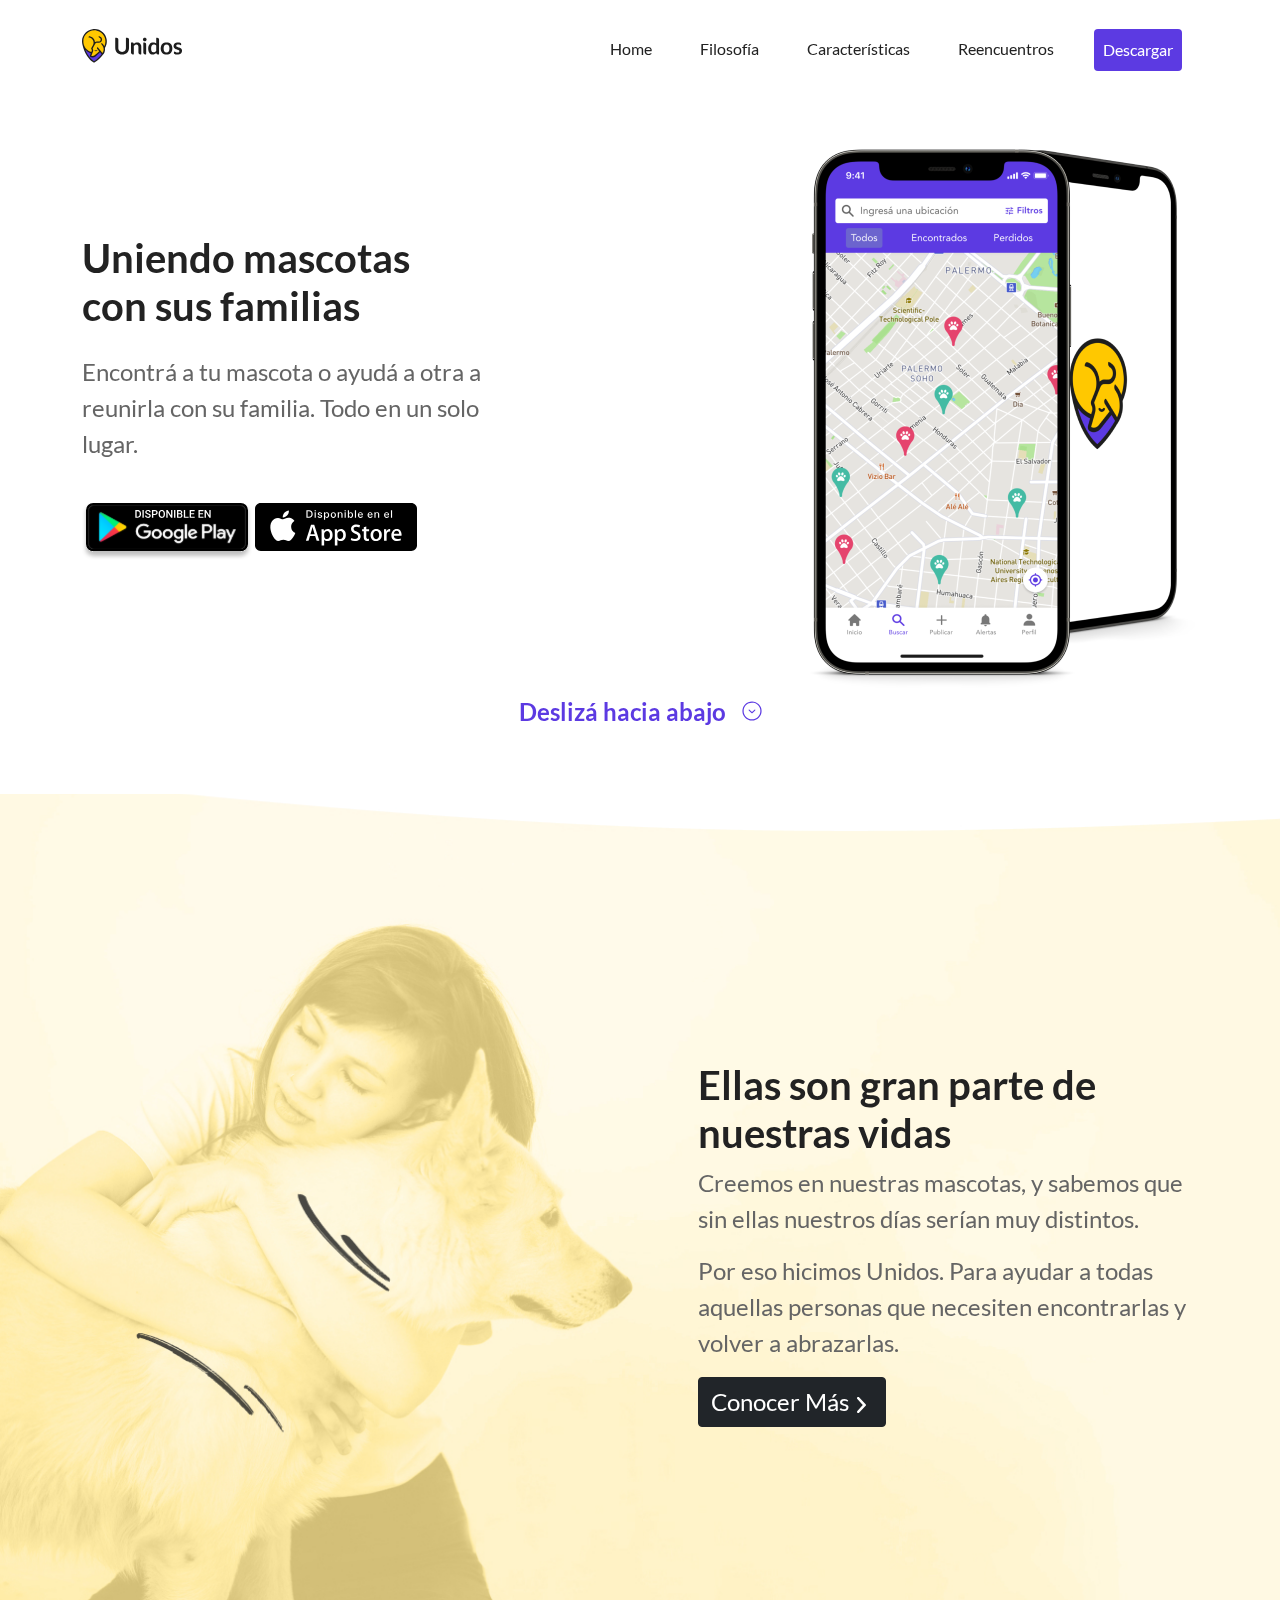
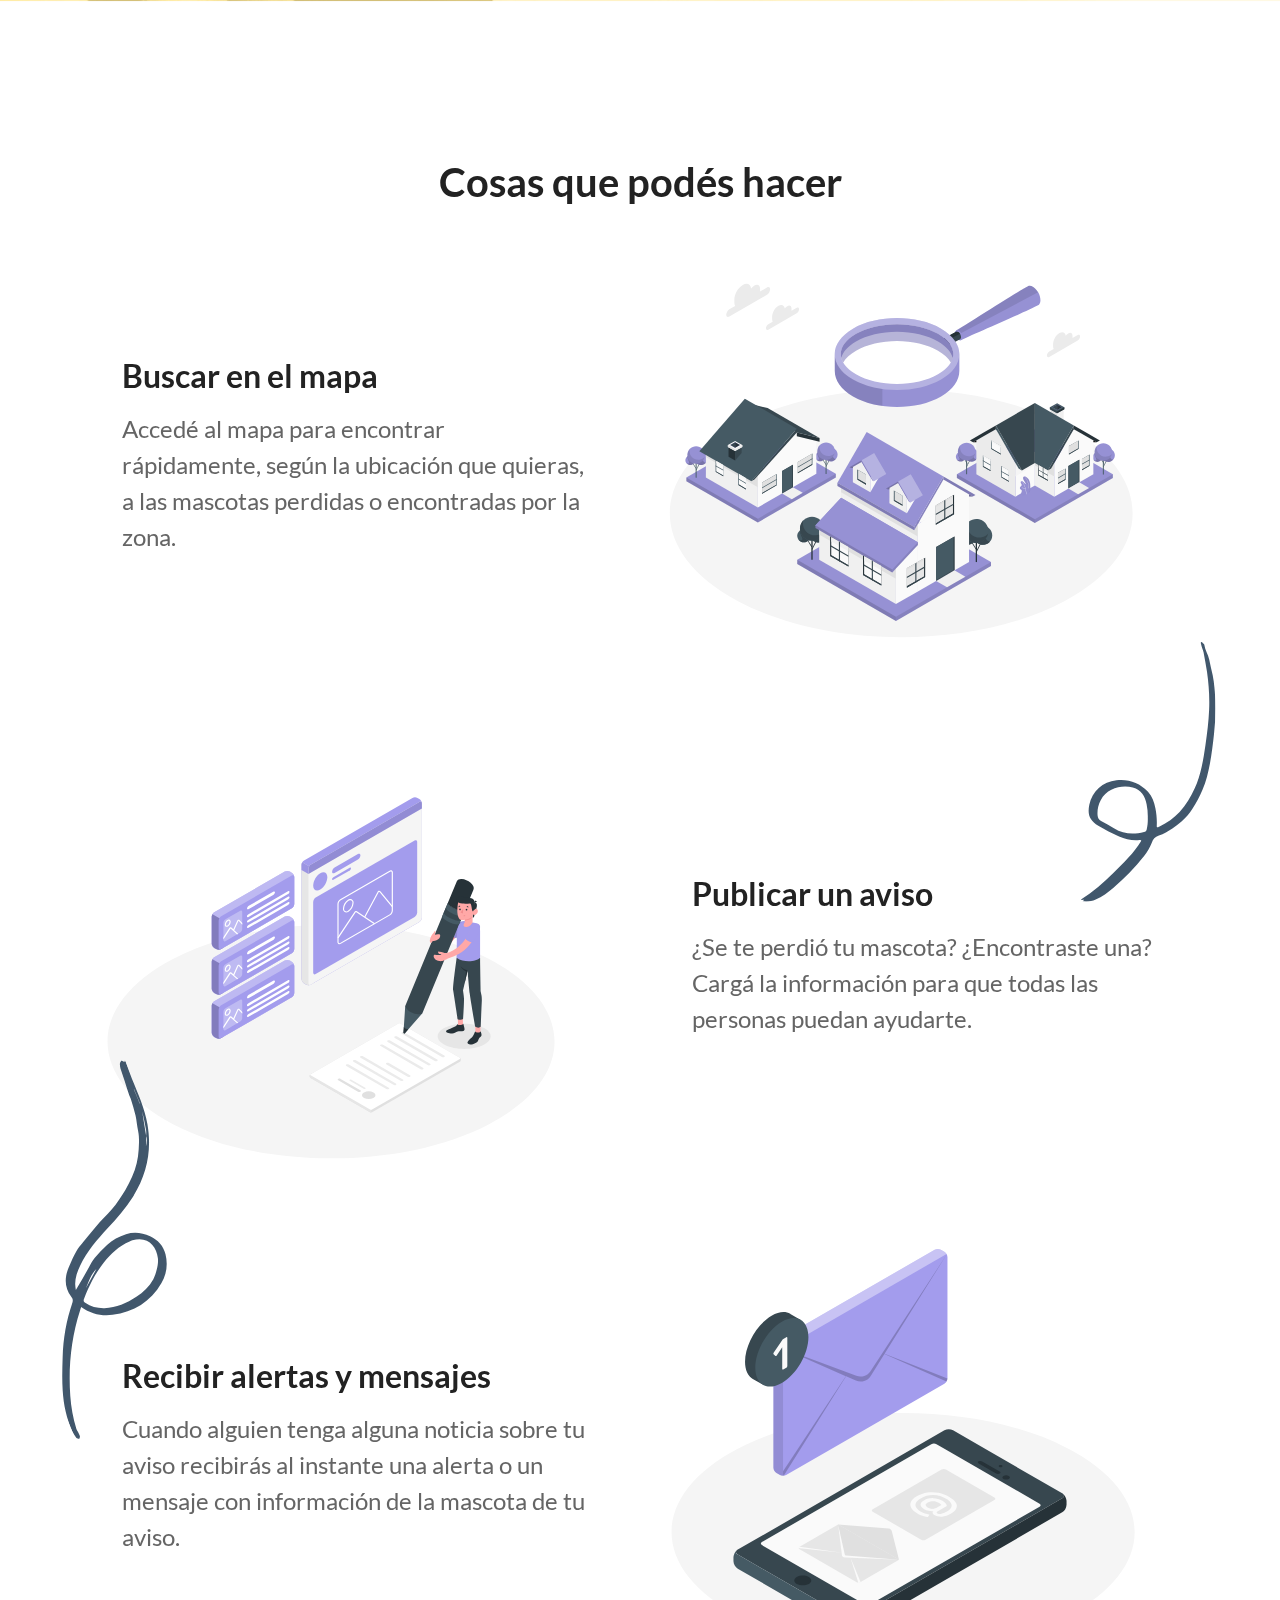
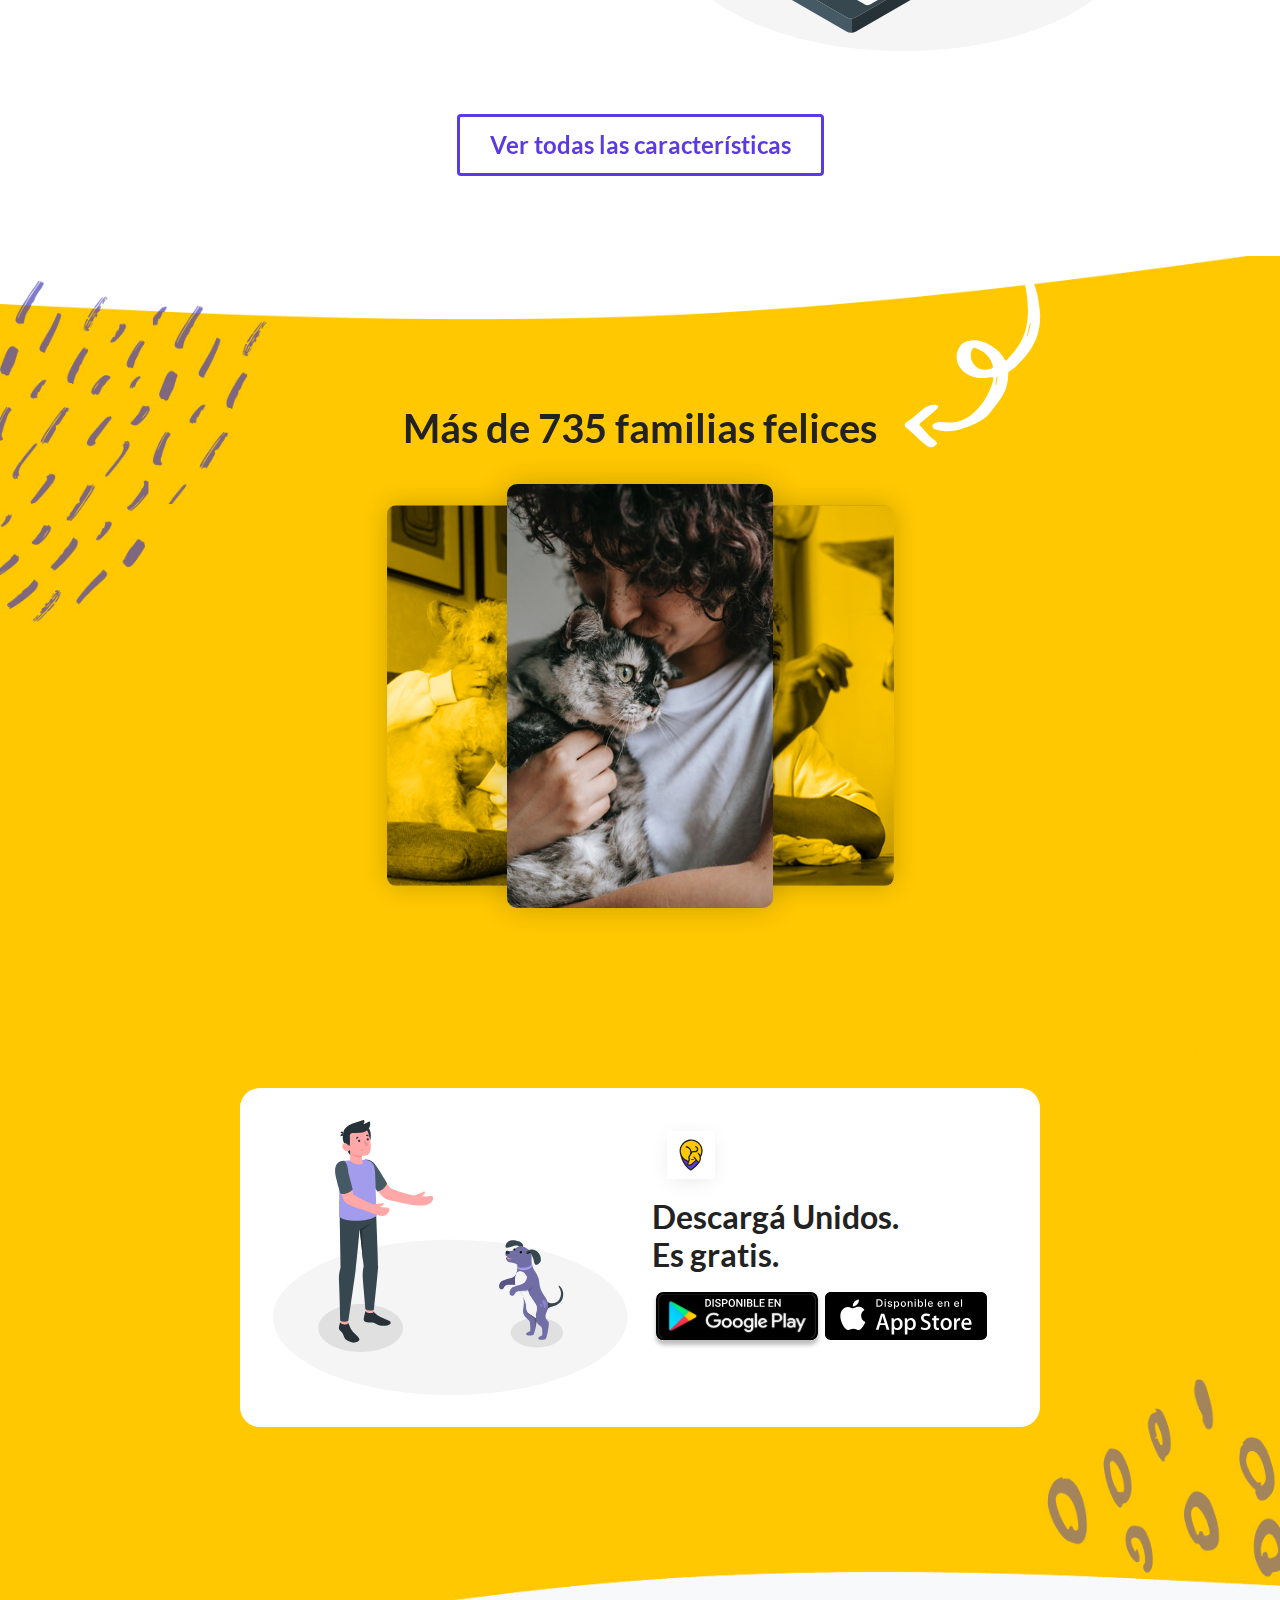
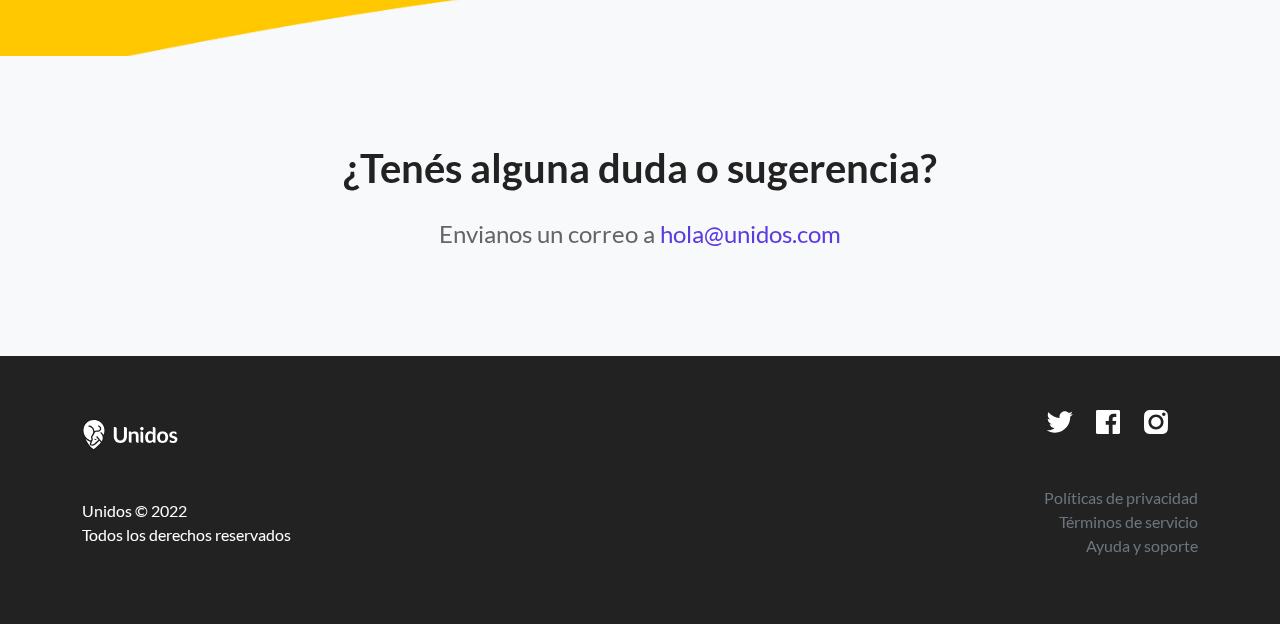
<file: index.html>
<!doctype html>
<html lang="es">
<head>
    <meta charset="UTF-8">
    <meta name="viewport" content="width=device-width, initial-scale=1.0">
    <meta http-equiv="X-UA-Compatible" content="ie=edge">
    <meta name="description" content="Unidos es una plataforma que agiliza el proceso de búsqueda de mascotas perdidas, permitiendo en base a un sistema de alertas geo localizadas, publicar alertas de mascotas perdidas y encontradas.">
    <meta name="keywords" content="unidos, perros, perritos, gatos, gatitos, mascota, mascotas, perdidos, encontrar mascota, mascota perdida, perro perdido, perro encontrado, gato perdido, gato encontrado"/>
    <meta name="subject" content="Mascotas perdidas">
    <meta name="copyright" content="Unidos">
    <meta name="language" content="ES">
    <meta name="robots" content="index,follow" />
    <meta name="revised" content="Sunday, July 18th, 2010, 5:15 pm" />
    <meta name="abstract" content="Encontrar mascotas perdidas">
    <meta name="author" content="Matias Bubello, matt.bubello@gmail.com">
    <meta name="designer" content="Lucas Campora">
    <meta name="reply-to" content="hola@unidos.com">
    <meta name="owner" content="Matías Bubello">
    <meta name="url" content="https://www.unidos.com">
    <meta name="identifier-URL" content="https://www.unidos.com">
    <meta name="directory" content="submission">
    <meta name="coverage" content="Worldwide">
    <meta name="distribution" content="Global">
    <meta name="rating" content="General">
    <meta name="revisit-after" content="7 days">

    <meta name="og:title" content="Unidos | Landing Page"/>
    <meta name="og:type" content="website"/>
    <meta name="og:url" content="https://www.unidos.com"/>
    <meta name="og:site_name" content="Unidos"/>
    <meta name="og:description" content="Unidos es una plataforma que agiliza el proceso de búsqueda de mascotas perdidas, permitiendo en base a un sistema de alertas geo localizadas, publicar alertas de mascotas perdidas y encontradas."/>

    <meta name="tweetmeme-title" content="Retweet Button Explained" />

    <link rel="apple-touch-icon" href="assets/fav.svg" />
    <link rel="apple-touch-icon" sizes="72x72" href="assets/fav.svg" />
    <link rel="apple-touch-icon" sizes="114x114" href="assets/fav.svg" />
    <link rel="apple-touch-startup-image" href="assets/fav.svg">

    <link rel="apple-touch-icon" type="image/png" href="assets/fav.svg" />

    <link rel="shortcut icon" type="image/ico" href="assets/fav.svg" />
    <link rel="fluid-icon" type="image/png" href="assets/fav.svg" />

    <title>Unidos | Landing Page</title>
    <link rel="stylesheet" href="css/bootstrap.min.css">
    <link rel="stylesheet" href="css/estilos.css">
</head>
<body>
<header class="py-3">
    <div class="container">
        <nav class="navbar navbar-expand-md">
            <h1 class="navbar-brand"><img class="img-fluid" src="assets/logo.svg" alt="Unidos"></h1>
            <div class="ms-auto">
                <button class="navbar-toggler" type="button" data-bs-toggle="collapse" data-bs-target="#navbarSupportedContent" aria-controls="navbarSupportedContent" aria-expanded="false" aria-label="Toggle navigation">
                    <span class="navbar-toggler-icon"></span>
                </button>
            </div>
            <div class="collapse navbar-collapse justify-content-md-end align-items-center" id="navbarSupportedContent">
                <ul class="navbar-nav">
                    <li class="nav-item"><a class="nav-link" href="#home">Home</a></li>
                    <li class="nav-item"><a class="nav-link" href="#filosofia">Filosofía</a></li>
                    <li class="nav-item"><a class="nav-link" href="#caracteristicas">Características</a></li>
                    <li class="nav-item"><a class="nav-link" href="#reencuentros">Reencuentros</a></li>
                    <li class="nav-item"><a class="nav-link btn btn-purple" href="#descargar">Descargar</a></li>
                </ul>
            </div>
        </nav>
    </div>
</header>
<main>
    <section id="home" class="container py-md-5">
        <div class="row">
            <div class="col-md-5 d-flex justify-content-center align-items-start flex-column">
                <h2 class="h1">Uniendo mascotas con sus familias</h2>
                <p class="my-3">Encontrá a tu mascota o ayudá a otra a reunirla con su familia. Todo en un solo lugar.</p>
                <div class="btn-descargas mt-3">
                    <a href="proximamente.html">
                        <picture>
                            <img class="img-fluid" src="assets/disponible-playstore.svg" alt="Disponible en playstore, android">
                        </picture>
                    </a>
                    <a href="proximamente.html">
                        <picture>
                            <img class="img-fluid" src="assets/disponible-appstore.svg" alt="Disponible en apple store, apple">
                        </picture>
                    </a>
                </div>
            </div>
            <div class="col-md-7 d-flex justify-content-lg-end align-items-center">
                <div id="hover-phones" class="d-none d-md-block">
                    <picture>
                        <img src="assets/desktop/iphone-1.png" alt="Mockup ubicaciones en tiempo real, celular" class="img-fluid">
                    </picture>
                    <picture>
                        <img src="assets/desktop/iphone-2.png" alt="Mockup logo, celular" class="img-fluid">
                    </picture>
                </div>
                <img src="assets/desktop/celulares-combinados.png" alt="Celular vista de mobile" class="img-fluid d-md-none d-block m-auto">
            </div>
        </div>
        <p class="text-center mt-5"><a href="#filosofia" class="text-purple fw-bold">Deslizá hacia abajo</a></p>
    </section>
    <section id="filosofia">
        <div class="container">
            <div id="filosofia-col">
                <h2 class="h1">Ellas son gran parte de nuestras vidas</h2>
                <p>Creemos en nuestras mascotas, y sabemos que sin ellas nuestros días serían muy distintos.</p>
                <p>Por eso hicimos Unidos. Para ayudar a todas aquellas personas que necesiten encontrarlas y volver a abrazarlas.</p>
                <a href="pdfs/conce-mas.pdf" target="_blank" rel="noopener" referrerpolicy="same-origin" role="button" class="btn btn-dark">Conocer Más</a>
            </div>
        </div>
    </section>
    <section id="caracteristicas" class="mt-3 mt-lg-5 py-3 position-relative">
        <div class="container">
            <h2 class="text-lg-center h1">Cosas que podés hacer</h2>
            <div class="carrusel">
                <div class="row">
                    <div class="col-lg-6 col-texto">
                        <h3 class="h2 mb-3">Buscar en el mapa</h3>
                        <p>Accedé al mapa para encontrar rápidamente, según la ubicación que quieras, a las mascotas perdidas o encontradas por la zona.</p>
                    </div>
                    <div class="col-lg-6 col-imagen">
                        <img src="assets/House-searching.svg" alt="Buscador de zonas">
                    </div>
                </div>
                <div id="deco1" class="position-absolute">
                    <img src="assets/frame-1.svg" alt="Continúa hacia abajo">
                </div>
                <div class="flex-md-row row flex-column-reverse">
                    <div class="col-lg-6 col-imagen">
                        <img src="assets/post.svg" alt="Crear post">
                    </div>
                    <div class="col-lg-6 col-texto">
                        <h3 class="h2 mb-3">Publicar un aviso</h3>
                        <p>¿Se te perdió tu mascota? ¿Encontraste una?<br> Cargá la información para que todas las personas puedan ayudarte.</p>
                    </div>
                </div>
                <div id="deco2" class="position-absolute">
                    <img src="assets/frame-2.svg" alt="Continúa hacia abajo">
                </div>
                <div class="row">
                    <div class="col-lg-6 col-texto">
                        <h3 class="h2 mb-3">Recibir alertas y mensajes</h3>
                        <p>Cuando alguien tenga alguna noticia sobre tu aviso recibirás al instante una alerta o un mensaje con información de la mascota de tu aviso.</p>
                    </div>
                    <div class="col-lg-6 col-imagen">
                        <img src="assets/notificacion.svg" alt="Alertas y notificaciones al celular">
                    </div>
                </div>
            </div>
            <p class="text-center"><a href="https://www.figma.com/proto/AQmyt6ki9SfZhDOQdhCDcC/Proyecto-Final?node-id=110%3A150&viewport=241%2C48%2C0.06&scaling=scale-down&starting-point-node-id=833%3A3694" target="_blank" rel="noopener" referrerpolicy="no-referrer" class="btn btn-overlay-purple">Ver todas las características</a></p>
        </div>
    </section>
    <section id="reencuentros" class="mt-lg-5 py-lg-5">
        <div class="container">
            <h2 class="text-center h1">Más de <span id="numero">735</span> familias felices</h2>
            <div class="slider-container">
                <div class="carta" style="background-image: url('assets/slider-imgs/foto1.jpg')">
                    <div class="carta-inner"></div>
                </div>
                <div class="carta" style="background-image: url('assets/slider-imgs/foto4.jpg')">
                    <div class="carta-inner"></div>
                </div>
                <div class="carta" style="background-image: url('assets/slider-imgs/foto3.jpg')">
                    <div class="carta-inner"></div>
                </div>
            </div>
        </div>
    </section>
    <div id="descargar">
        <div class="container p-3">
            <div class="descarga">
                <div class="row">
                    <div class="col-sm-6 text-md-end">
                        <img class="img-fluid" src="assets/pichichu.svg" alt="Encontrá a tu mascota con la aplicación">
                    </div>
                    <div class="col-sm-6">
                        <div>
                            <picture>
                                <img class="img-fluid" src="assets/fav.svg" alt="Logo de la aplicación">
                            </picture>
                        </div>
                        <h2>Descargá Unidos.<br>Es gratis.</h2>
                        <div class="btn-descargas">
                            <a href="proximamente.html" role="button">
                                <picture>
                                    <img class="img-fluid" src="assets/disponible-playstore.svg" alt="Disponible en playstore, android">
                                </picture>
                            </a>
                            <a href="proximamente.html" role="button">
                                <picture>
                                    <img class="img-fluid" src="assets/disponible-appstore.svg" alt="Disponible en apple store, appe">
                                </picture>
                            </a>
                        </div>
                    </div>
                </div>
            </div>
        </div>
    </div>
    <aside class="bg-light">
        <h2 class="text-center h1">¿Tenés alguna duda o sugerencia?</h2>
        <p class="text-center mt-3">Envianos un correo a <a href="mailto:hola@unidos.com" class="text-purple">hola@unidos.com</a></p>
    </aside>
</main>
<footer>
    <div class="container">
        <div>
            <picture>
                <img src="assets/logo-bw.svg" alt="logo en blanco y negro">
            </picture>
            <p class="mt-3 mt-lg-5">Unidos © 2022<br>Todos los derechos reservados</p>
        </div>
        <div>
            <ul id="rrss" class="d-flex flex-wrap gap-3 mb-3 mb-lg-5">
                <li><a href="proximamente.html"><img src="assets/twitter.svg" alt="twitter"></a></li>
                <li><a href="proximamente.html"><img src="assets/facebook.svg" alt="facebook"></a></li>
                <li><a href="proximamente.html"><img src="assets/instagram.svg" alt="instagram"></a></li>
            </ul>
            <ul class="d-flex flex-column justify-content-md-end align-items-md-end">
                <li><a href="#" role="button" data-bs-toggle="modal" data-bs-target="#politicaPrivacidad" class="text-secondary">Políticas de privacidad</a></li>
                <li><a href="pdfs/Terminos-y-condiciones-Unidos.pdf" target="_blank" rel="noreferrer" referrerpolicy="no-referrer" class="text-secondary">Términos de servicio</a></li>
                <li><a href="mailto:hola@unidos.com" class="text-secondary">Ayuda y soporte</a></li>
            </ul>
        </div>
    </div>
</footer>
<!-- Modal -->
<div class="modal fade" id="politicaPrivacidad" tabindex="-1" aria-labelledby="politicaPrivacidadLabel" aria-hidden="true">
    <div class="modal-dialog">
        <div class="modal-content">
            <div class="modal-header">
                <h2 class="modal-title" id="politicaPrivacidadLabel">Políticas de Privacidad</h2>
                <button type="button" class="btn-close" data-bs-dismiss="modal" aria-label="Close"></button>
            </div>
            <div class="modal-body">
                <h3 class="h5">Política de privacidad</h3>
                <ol>
                    <li>Acerca del sitio:</li>
                    <li>
                        <ol>
                            <li>La presente Política de Privacidad (en adelante la “Política de Privacidad”) se aplica a la utilización de los datos personales del Usuario, conforme se describe a continuación, del Sitio Web aquí publicado (en adelante, el “Sitio”), provista por UNIDOS (en adelante, “UNIDOS”), cuya función principal consiste en ofrecer al Usuario información relacionada a las capacitaciones que UNIDOS provee. En caso de ser necesario, UNIDOS podrá complementar esta Política de Privacidad con información y/o términos y condiciones específicos con relación al Servicio.</li>
                            <li>El mero acceso al Sitio atribuye la condición de usuario de UNIDOS (en adelante el “Usuario” o los “Usuarios”) y expresa la aceptación plena y sin reservas de todas y cada una de las cláusulas de la Política de Privacidad en la versión publicada por UNIDOS en el momento mismo en que el Usuario acceda al Sitio o utilice su Servicio. En consecuencia, la Política de Privacidad constituirá un acuerdo válido y obligatorio entre el Usuario y UNIDOS con relación a la privacidad. Asimismo, la utilización del Servicio expresa la aceptación plena y sin reservas del Usuario de los Términos y Condiciones de Utilización del Servicio (en adelante, los “Términos y Condiciones”) publicados por UNIDOS, que se complementan con la Política de Privacidad.</li>
                            <li>El objeto de la Política de Privacidad es poner en conocimiento de los titulares de los Datos Personales, conforme se define a continuación, respecto de los cuales se está recabando información, los tratamientos específicos de sus datos, las finalidades de los tratamientos, los datos de contacto para ejercer los derechos que le asisten, los plazos de conservación de la información y las medidas de seguridad entre otras cosas.</li>
                            <li>Las disposiciones de la Política de Privacidad se aplicarán a todos los Usuarios de UNIDOS, hayan estos ingresado sus Datos Personales o no.</li>
                        </ol>
                    </li>
                </ol>
                <p>ANTES DE NAVEGAR Y/O UTILIZAR EL SITIO Y/O EL SERVICIO, POR FAVOR LEA ATENTAMENTE LA PRESENTE POLÍTICA DE PRIVACIDAD. SI EL USUARIO NO ESTÁ DE ACUERDO CON ESTA POLÍTICA DE PRIVACIDAD, DEBE ABSTENERSE DE UTILIZAR EL SITIO Y/O EL SERVICIO.</p>
                <ol>
                    <li>Detallamos a continuación toda la información que UNIDOS recolecta:</li>
                    <li>
                        <ol>
                            <li>Información facilitada por el Usuario: (I) nombre y apellido; (II) teléfono de contacto, (III) email (en adelante, en su conjunto como los “Datos Personales”).</li>
                            <li>Información procedente de otras fuentes: Es posible que UNIDOS reciba información del Usuario de otras fuentes tales como fuentes públicas, terceros (por ejemplo, agencias de informes del consumidor)</li>
                            <li>Información proveniente de cookies, tags y/o cualquier otro método de detección de información automatizada provisto por las herramientas que ofrecen en el Sitio: La información que recopile UNIDOS podrá incluir el comportamiento de navegación, dirección IP, logs, y otros tipos de información. Sin embargo, UNIDOS no recolectará información personal identificable de manera directa de ningún Usuario usando cookies o tags o cualquier otro método de detección de información automatizada provisto por las herramientas que ofrece el Sitio.</li>
                        </ol>
                    </li>
                </ol>
                <ol>
                    <li>FINALIDAD DE TRATAMIENTO DE LOS DATOS PERSONALES:</li>
                    <li>
                        <ol>
                            <li>UNIDOS trata la información personal del Usuario para las siguientes finalidades:</li>
                            <li>
                                <ol>
                                    <li>Autorizar y administrar su acceso al Sitio, verificar su identidad, autenticar sus visitas y proporcionarle el Servicio;</li>
                                    <li>Gestionar, analizar, desarrollar, personalizar y mejorar el Sitio y el Servicio;</li>
                                    <li>Proveer el Servicio y sus mejoras a los Usuarios;</li>
                                    <li>Análisis a efectos de poder brindar a los Usuarios el Servicio, y mejorar el método de pago;</li>
                                    <li>Enviar a sus Usuarios, notificaciones, noticias y novedades de su interés, además de aquellas que revistan el carácter de notificaciones de índole institucional o legal;</li>
                                    <li>Analizar las conductas y comportamientos de los Usuarios en carácter de tales en su Sitio, a los efectos de intentar mejorar su Servicio e intentar proveerlos de mejores soluciones a sus necesidades;</li>
                                    <li>Enviar información y boletines de noticias sobre la actualidad de UNIDOS, su Servicios y eventos vía WhatsApp, teléfono, correo postal, correo electrónico, incluso cuando nuestra relación haya terminado salvo que la persona interesada manifieste lo contrario;</li>
                                    <li>Facilitar el cumplimiento de obligaciones legales en caso de ser solicitadas por tribunales, u organismos estatales nacionales o internacionales que así lo requieran y lo soliciten en la forma correspondiente.</li>
                                    <li>Obtener el diagnóstico de los eventuales problemas de conexión que puedan llegar a existir entre el Sitio de UNIDOS y los Usuarios, mejorando la calidad de los Servicios.</li>
                                </ol>
                            </li>
                        </ol>
                    </li>
                </ol>
                <ol>
                    <li>USO DE LA INFORMACIÓN DE LOS USUARIOS RECOLECTADA:</li>
                    <li>
                        <ol>
                            <li>UNIDOS utilizará y almacenará la información provista por los Usuarios y la recolectada por UNIDOS con el fin de proveer el Servicio y sus mejoras a los Usuarios, intentando ajustarse a sus necesidades, por el plazo máximo que establezca la legislación aplicable.</li>
                            <li>UNIDOS conservará y utilizará los Datos Personales otorgados por el Usuario durante el período en que este último utilice el Sitio y/o utilice el Servicio con la finalidad de prestar el mejor Servicio. Una vez finalizada la relación entre las Partes, por el motivo que fuere, UNIDOS se reserva el derecho de conservar la información hasta finalizar la finalidad de su tratamiento. Posteriormente, al plazo mencionado, UNIDOS procederá a la destrucción de los Datos Personales.</li>
                            <li>UNIDOS, podrá enviar a sus Usuarios, notificaciones, noticias y novedades de su interés, además de aquellas que revistan el carácter de notificaciones de índole institucional o legal a los fines de ofrecer sus Servicios, ello, siempre y cuando sea aceptado por el Usuario y aquel no haya ejercido su derecho de opt-out.</li>
                        </ol>
                    </li>
                </ol>
            </div>
            <div class="modal-footer">
                <button type="button" class="btn btn-secondary" data-bs-dismiss="modal">Cerrar</button>
            </div>
        </div>
    </div>
</div>
<script type="text/javascript" src="js/bootstrap.bundle.js"></script>
<script type="text/javascript" src="js/slider.js"></script>
<script type="text/javascript" src="js/menu.js"></script>
<script type="text/javascript" src="js/contador.js"></script>
<script type="text/javascript" src="js/scroll.js"></script>
</body>
</html>
</file>
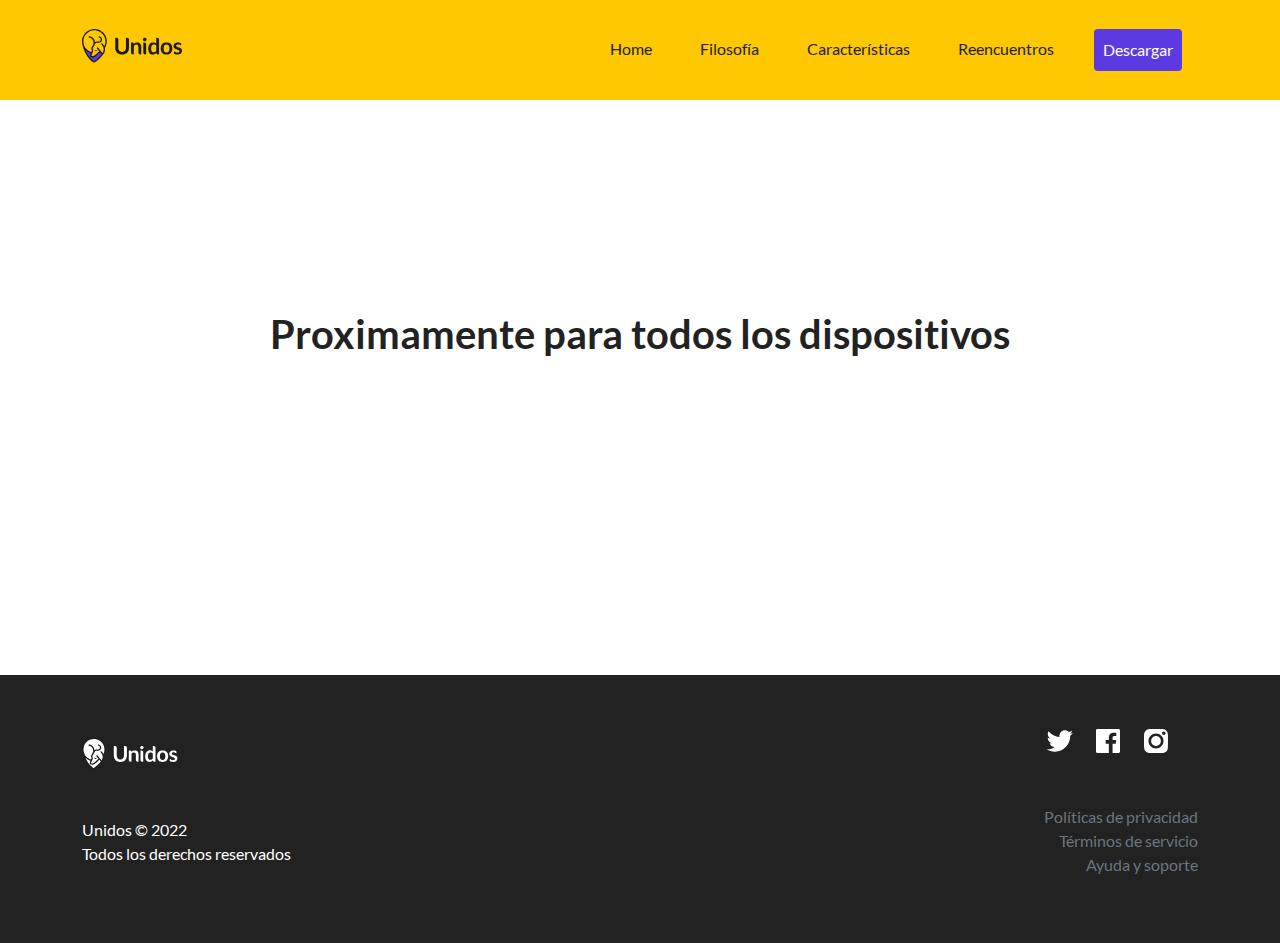
<file: proximamente.html>
<!doctype html>
<html lang="es">
<head>
    <meta charset="UTF-8">
    <meta name="viewport" content="width=device-width, initial-scale=1.0">
    <meta http-equiv="X-UA-Compatible" content="ie=edge">
    <meta name="description" content="Aplicación para PlayStore y para Aple Store">
    <link rel="apple-touch-icon" href="assets/fav.svg" />
    <link rel="apple-touch-icon" sizes="72x72" href="assets/fav.svg" />
    <link rel="apple-touch-icon" sizes="114x114" href="assets/fav.svg" />
    <link rel="apple-touch-startup-image" href="assets/fav.svg">
    <link rel="apple-touch-icon" type="image/png" href="assets/fav.svg" />
    <link rel="shortcut icon" type="image/ico" href="assets/fav.svg" />
    <link rel="fluid-icon" type="image/png" href="assets/fav.svg" />
    <title>Unidos | Landing Page</title>
    <link rel="stylesheet" href="css/bootstrap.min.css">
    <link rel="stylesheet" href="css/estilos.css">
</head>
<body>
<header id="scroll" class="py-3">
    <div class="container">
        <nav class="navbar navbar-expand-md">
            <h1 class="navbar-brand"><img class="img-fluid" src="assets/logo.svg" alt="Unidos"></h1>
            <div class="ms-auto">
                <button class="navbar-toggler" type="button" data-bs-toggle="collapse" data-bs-target="#navbarSupportedContent" aria-controls="navbarSupportedContent" aria-expanded="false" aria-label="Toggle navigation">
                    <span class="navbar-toggler-icon"></span>
                </button>
            </div>
            <div class="collapse navbar-collapse justify-content-md-end align-items-center" id="navbarSupportedContent">
                <ul class="navbar-nav">
                    <li class="nav-item"><a class="nav-link" href="/index.html#home">Home</a></li>
                    <li class="nav-item"><a class="nav-link" href="/index.html#filosofia">Filosofía</a></li>
                    <li class="nav-item"><a class="nav-link" href="index.html#caracteristicas">Características</a></li>
                    <li class="nav-item"><a class="nav-link" href="index.html#reencuentros">Reencuentros</a></li>
                    <li class="nav-item"><a class="nav-link btn btn-purple" href="index.html#descargar">Descargar</a></li>
                </ul>
            </div>
        </nav>
    </div>
</header>
<div id="proximamente" class="container d-flex justify-content-center align-items-center">
  <h1 class="text-center">Proximamente para todos los dispositivos</h1>
</div>
<footer>
    <div class="container">
        <div>
            <picture>
                <img src="assets/logo-bw.svg" alt="logo en blanco y negro">
            </picture>
            <p class="mt-3 mt-lg-5">Unidos © 2022<br>Todos los derechos reservados</p>
        </div>
        <div>
            <ul id="rrss" class="d-flex flex-wrap gap-3 mb-3 mb-lg-5">
                <li><a href="#"><img src="assets/twitter.svg" alt="twitter"></a></li>
                <li><a href="#"><img src="assets/facebook.svg" alt="facebook"></a></li>
                <li><a href="#"><img src="assets/instagram.svg" alt="instagram"></a></li>
            </ul>
            <ul class="d-flex flex-column justify-content-md-end align-items-md-end">
                <li><a href="#" role="button" data-bs-toggle="modal" data-bs-target="#politicaPrivacidad" class="text-secondary">Políticas de privacidad</a></li>
                <li><a href="pdfs/Terminos-y-condiciones-Unidos.pdf" target="_blank" rel="noreferrer" referrerpolicy="no-referrer" class="text-secondary">Términos de servicio</a></li>
                <li><a href="mailto:hola@unidos.com" class="text-secondary">Ayuda y soporte</a></li>
            </ul>
        </div>
    </div>
</footer>
<script type="text/javascript" src="js/bootstrap.bundle.js"></script>
</body>
</html>
</file>
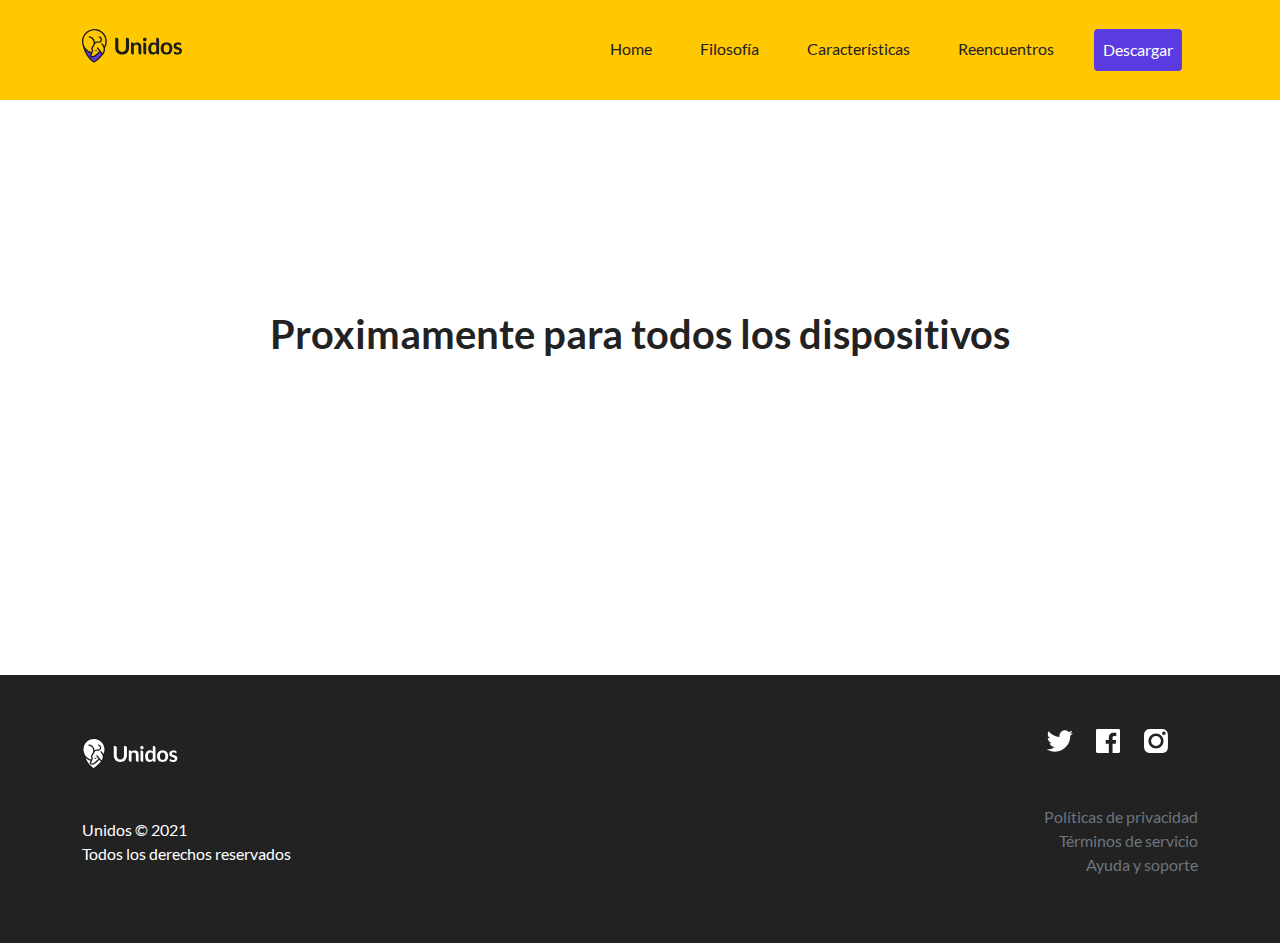
<file: próximamente.html>
<!doctype html>
<html lang="es">
<head>
    <meta charset="UTF-8">
    <meta name="viewport" content="width=device-width, initial-scale=1.0">
    <meta http-equiv="X-UA-Compatible" content="ie=edge">
    <meta name="description" content="Aplicación para PlayStore y para Aple Store">
    <link rel="apple-touch-icon" href="assets/fav.svg" />
    <link rel="apple-touch-icon" sizes="72x72" href="assets/fav.svg" />
    <link rel="apple-touch-icon" sizes="114x114" href="assets/fav.svg" />
    <link rel="apple-touch-startup-image" href="assets/fav.svg">
    <link rel="apple-touch-icon" type="image/png" href="assets/fav.svg" />
    <link rel="shortcut icon" type="image/ico" href="assets/fav.svg" />
    <link rel="fluid-icon" type="image/png" href="assets/fav.svg" />
    <title>Unidos | Landing Page</title>
    <link rel="stylesheet" href="css/bootstrap.min.css">
    <link rel="stylesheet" href="css/estilos.css">
</head>
<body>
<header id="scroll" class="py-3">
    <div class="container">
        <nav class="navbar navbar-expand-md">
            <h1 class="navbar-brand"><img class="img-fluid" src="assets/logo.svg" alt="Unidos"></h1>
            <div class="ms-auto">
                <button class="navbar-toggler" type="button" data-bs-toggle="collapse" data-bs-target="#navbarSupportedContent" aria-controls="navbarSupportedContent" aria-expanded="false" aria-label="Toggle navigation">
                    <span class="navbar-toggler-icon"></span>
                </button>
            </div>
            <div class="collapse navbar-collapse justify-content-md-end align-items-center" id="navbarSupportedContent">
                <ul class="navbar-nav">
                    <li class="nav-item"><a class="nav-link" href="/index.html#home">Home</a></li>
                    <li class="nav-item"><a class="nav-link" href="/index.html#filosofia">Filosofía</a></li>
                    <li class="nav-item"><a class="nav-link" href="index.html#caracteristicas">Características</a></li>
                    <li class="nav-item"><a class="nav-link" href="index.html#reencuentros">Reencuentros</a></li>
                    <li class="nav-item"><a class="nav-link btn btn-purple" href="index.html#descargar">Descargar</a></li>
                </ul>
            </div>
        </nav>
    </div>
</header>
<div id="proximamente" class="container d-flex justify-content-center align-items-center">
  <h1 class="text-center">Proximamente para todos los dispositivos</h1>
</div>
<footer>
    <div class="container">
        <div>
            <picture>
                <img src="assets/logo-bw.svg" alt="logo en blanco y negro">
            </picture>
            <p class="mt-3 mt-lg-5">Unidos © 2021<br>Todos los derechos reservados</p>
        </div>
        <div>
            <ul id="rrss" class="d-flex flex-wrap gap-3 mb-3 mb-lg-5">
                <li><a href="#"><img src="assets/twitter.svg" alt="twitter"></a></li>
                <li><a href="#"><img src="assets/facebook.svg" alt="facebook"></a></li>
                <li><a href="#"><img src="assets/instagram.svg" alt="instagram"></a></li>
            </ul>
            <ul class="d-flex flex-column justify-content-md-end align-items-md-end">
                <li><a href="#" role="button" data-bs-toggle="modal" data-bs-target="#politicaPrivacidad" class="text-secondary">Políticas de privacidad</a></li>
                <li><a href="pdfs/Terminos-y-condiciones-Unidos.pdf" target="_blank" rel="noreferrer" referrerpolicy="no-referrer" class="text-secondary">Términos de servicio</a></li>
                <li><a href="mailto:hola@unidos.com" class="text-secondary">Ayuda y soporte</a></li>
            </ul>
        </div>
    </div>
</footer>
<script type="text/javascript" src="js/bootstrap.bundle.js"></script>
</body>
</html>
</file>
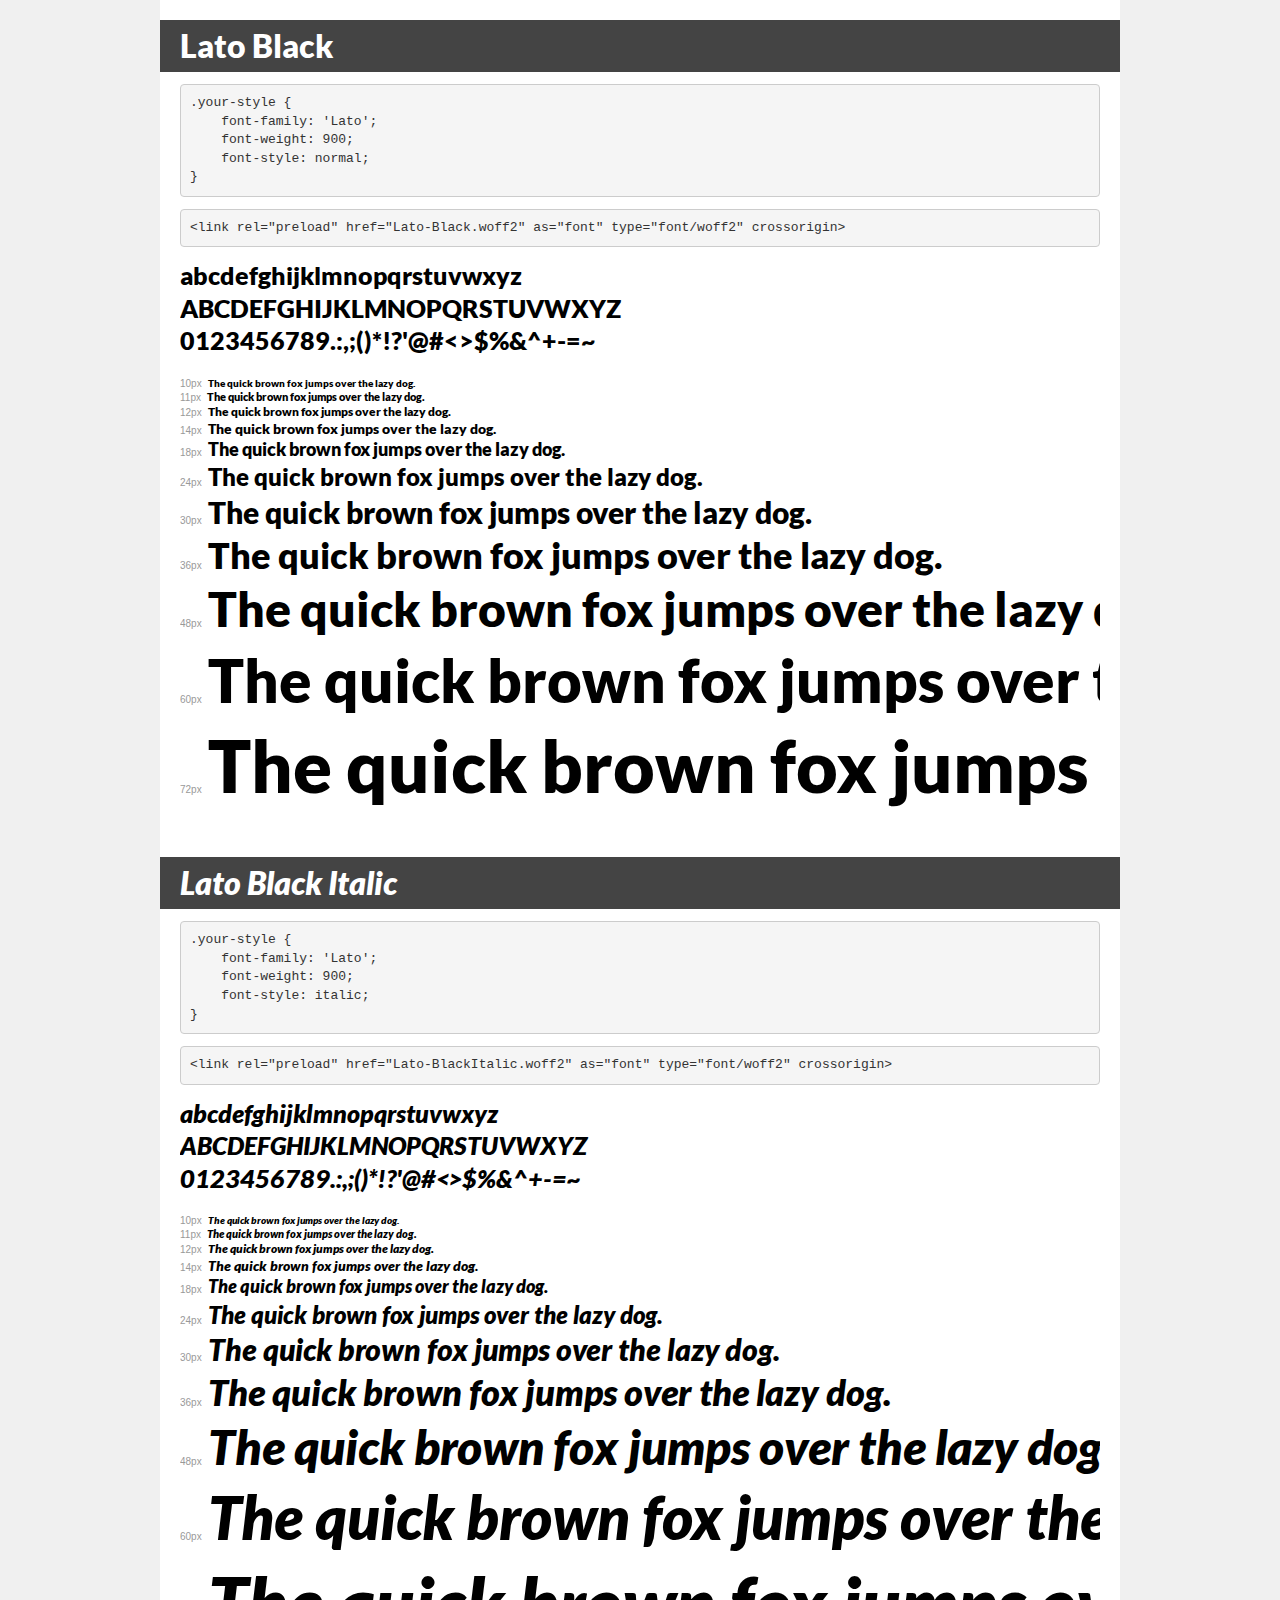
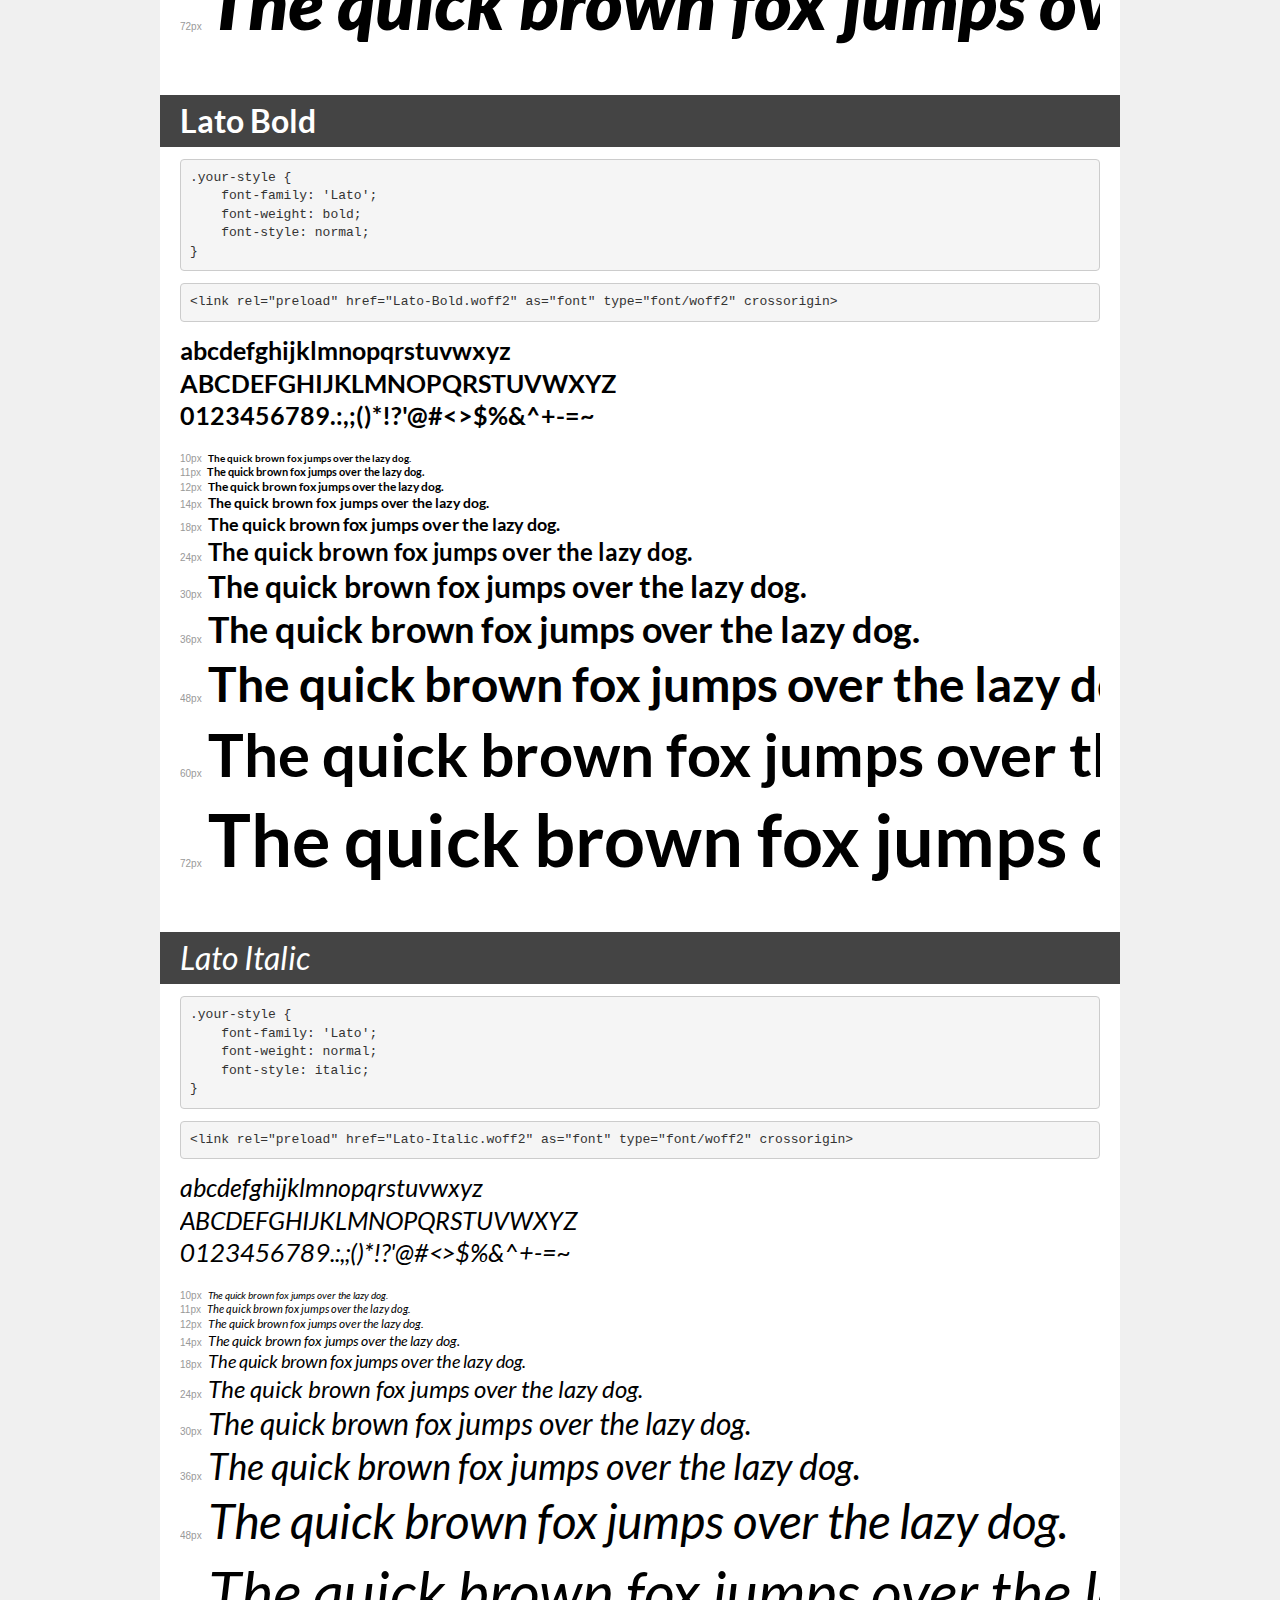
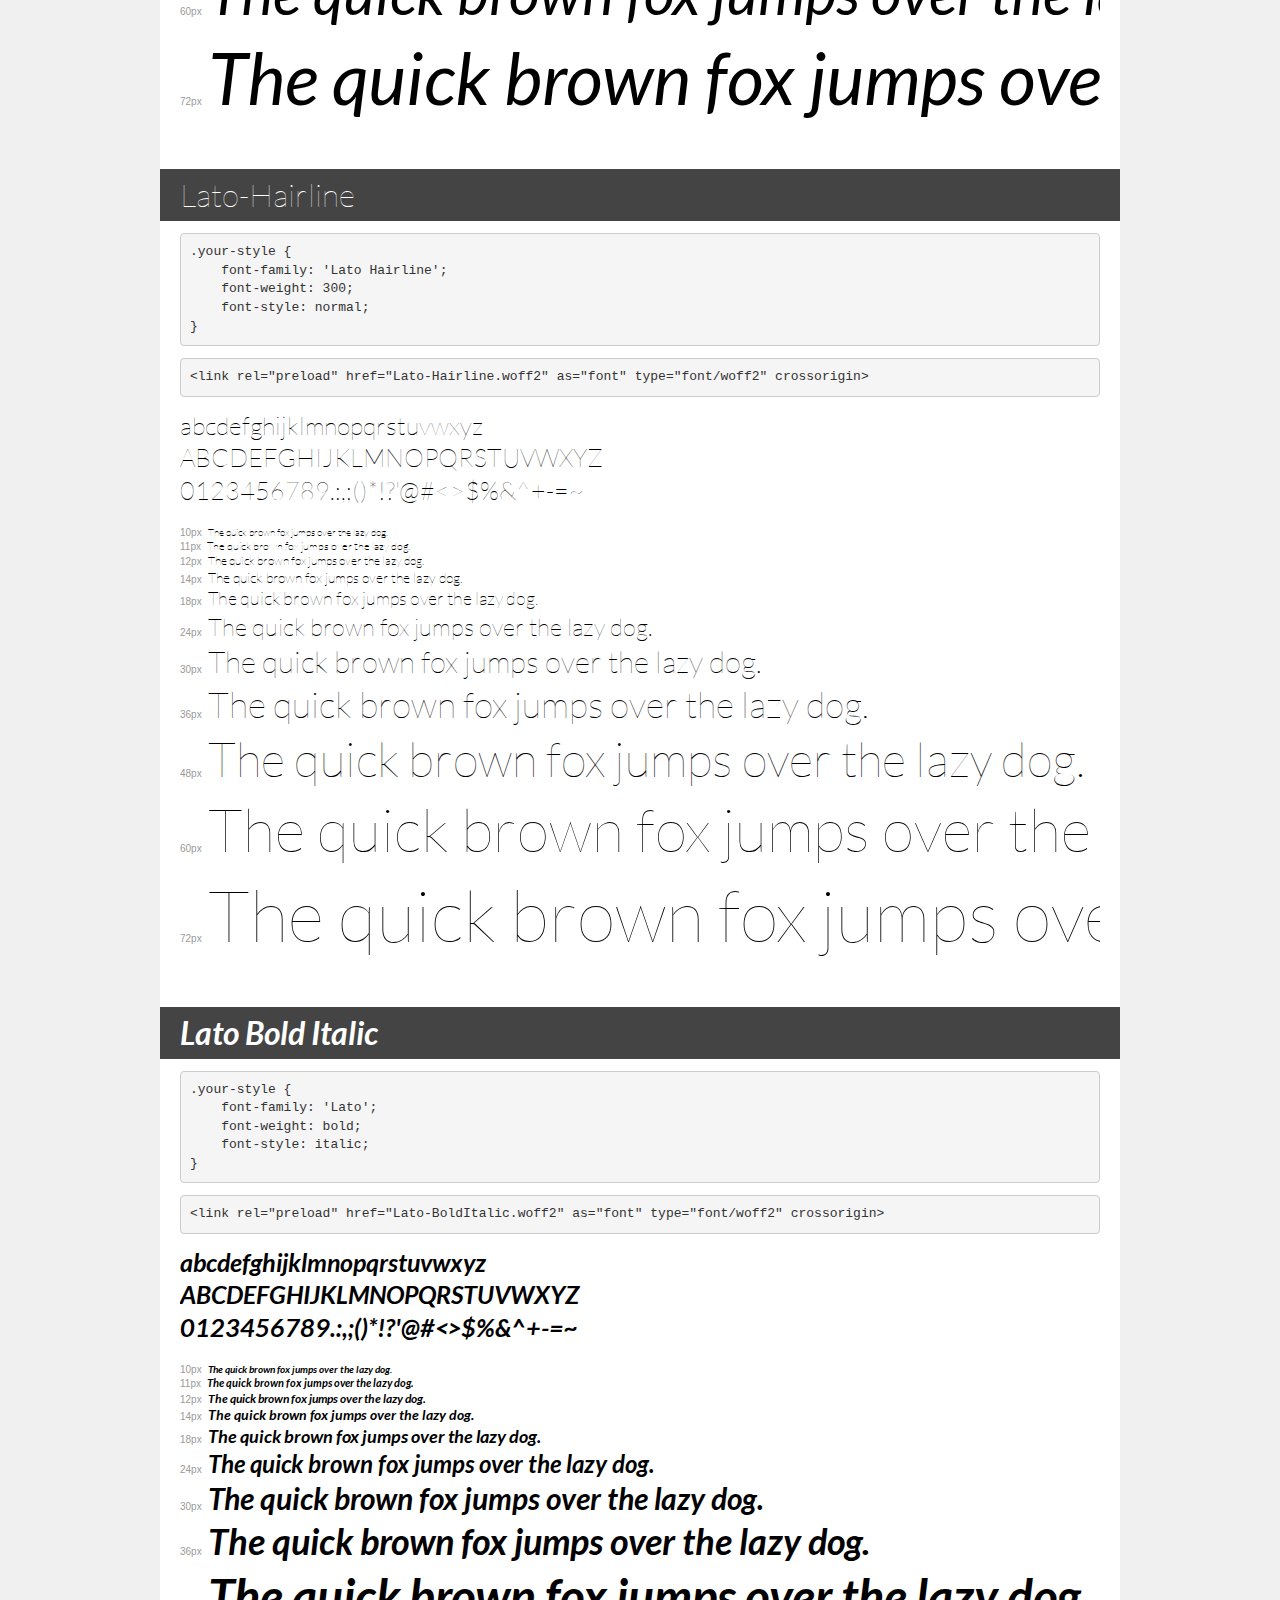
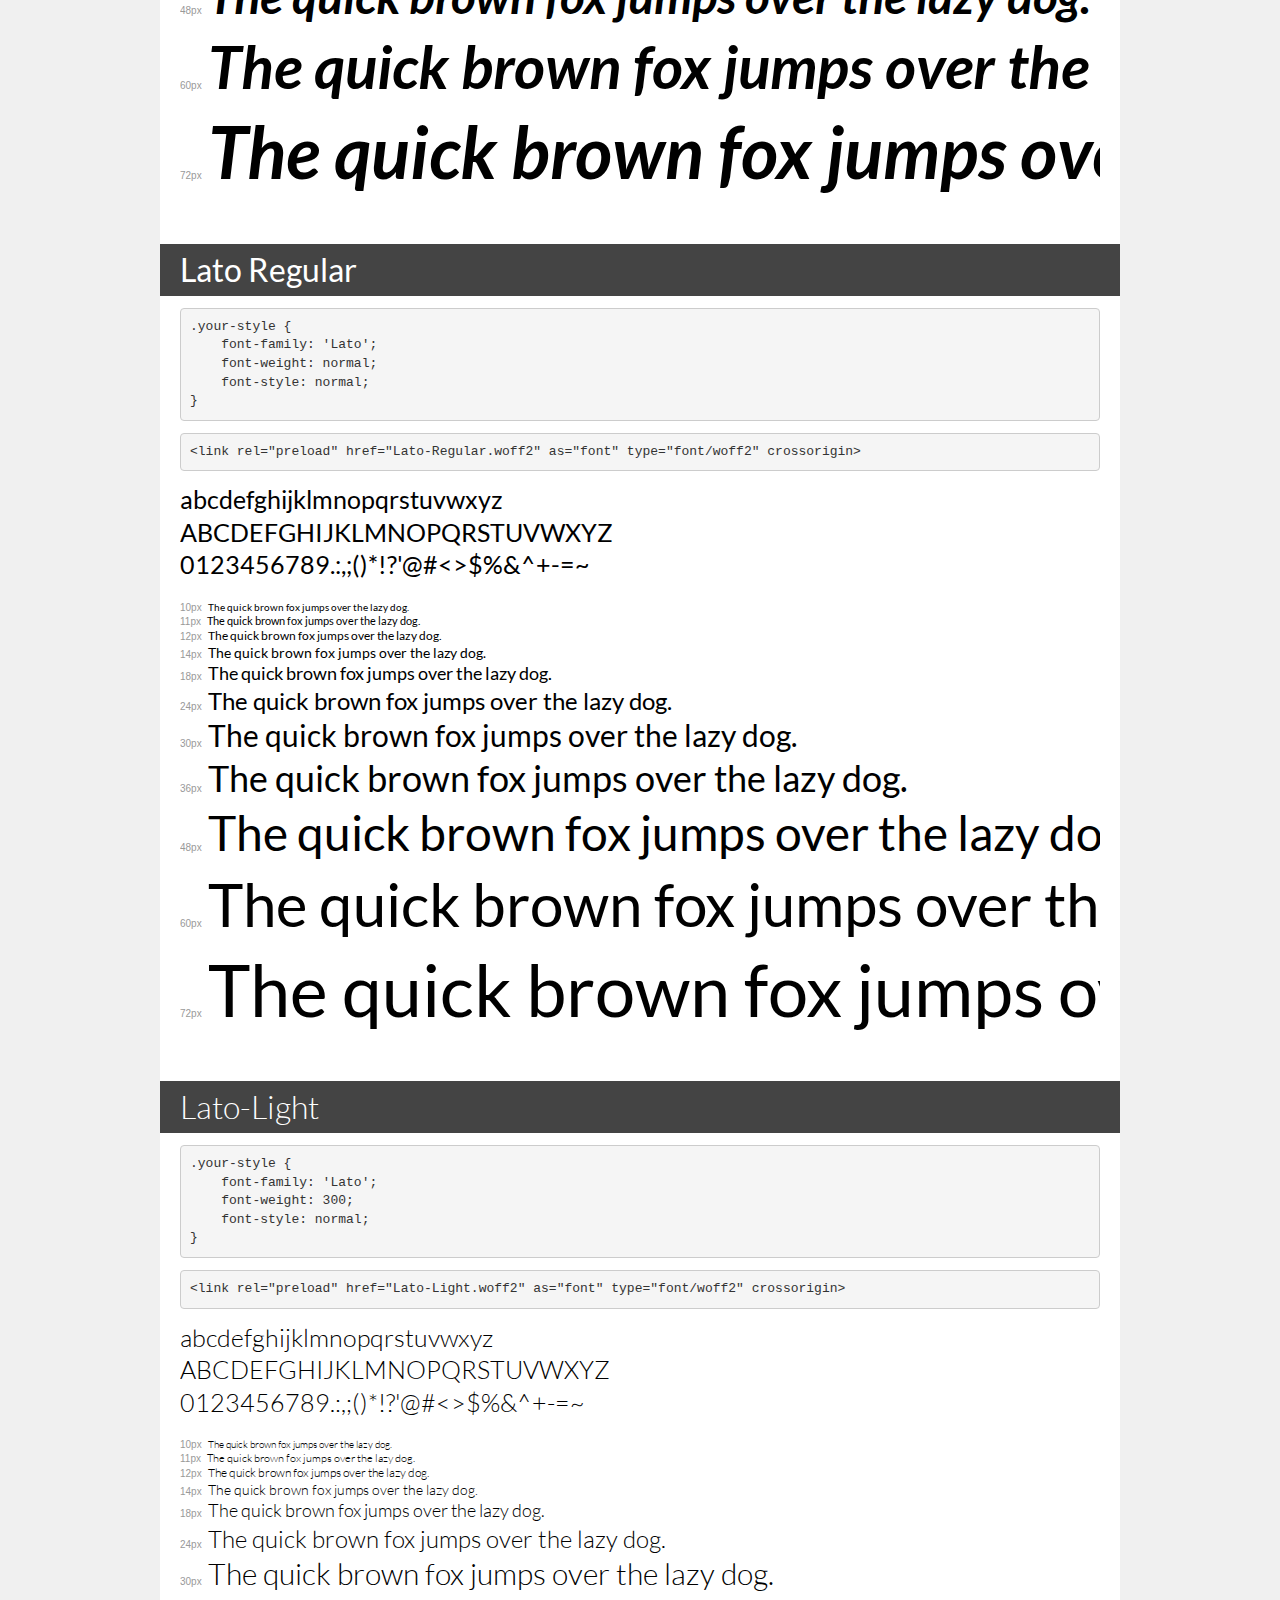
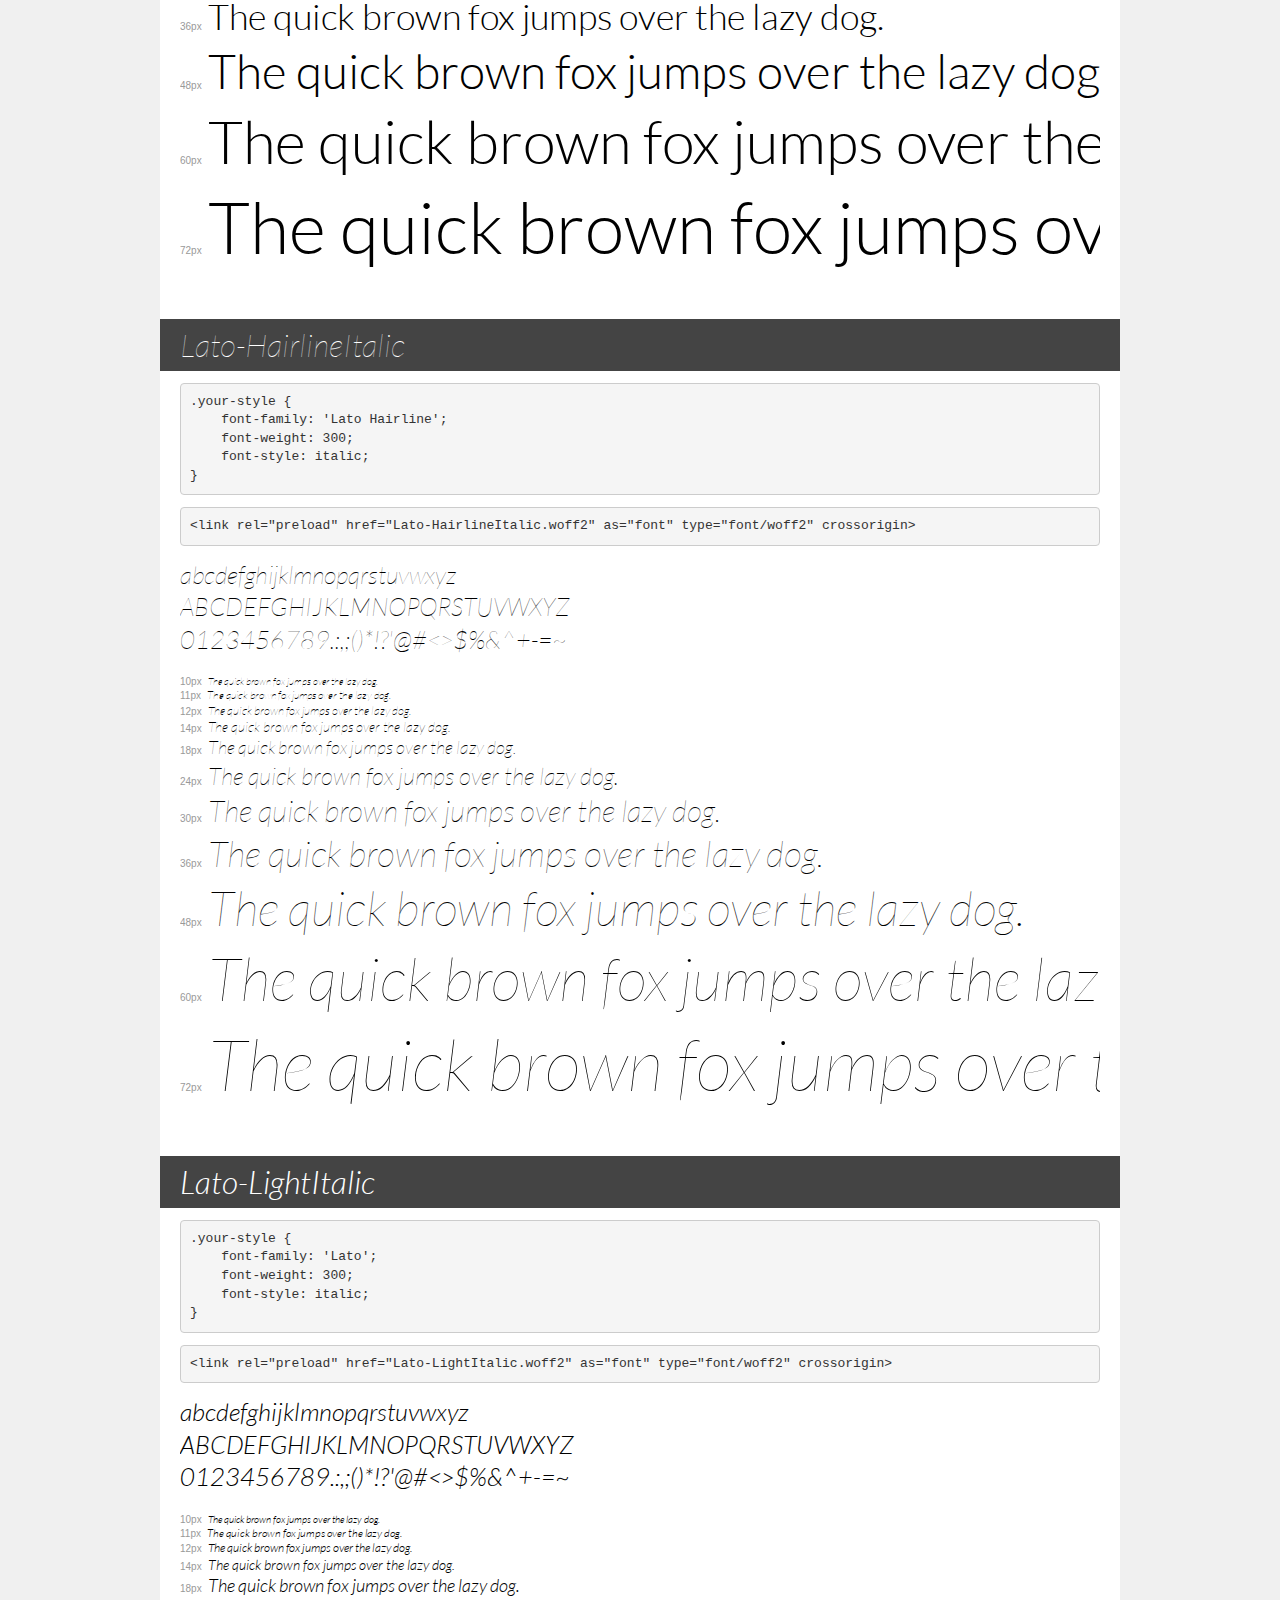
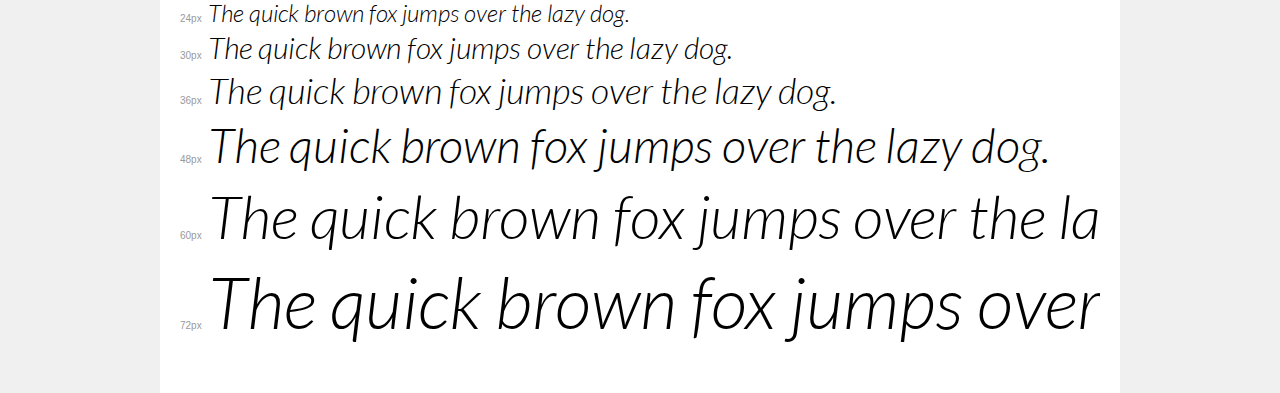
<file: css/fonts/demo.html>
<!DOCTYPE html>
<html lang="en">
<head>
    <meta charset="utf-8">
    <meta http-equiv="X-UA-Compatible" content="IE=edge">
    <meta name="viewport" content="width=device-width, initial-scale=1">
    <meta name="robots" content="noindex, noarchive">
    <meta name="format-detection" content="telephone=no">
    <title>Transfonter demo</title>
    <link href="stylesheet.css" rel="stylesheet">
    <style>
        /*
        http://meyerweb.com/eric/tools/css/reset/
        v2.0 | 20110126
        License: none (public domain)
        */
        html, body, div, span, applet, object, iframe,
        h1, h2, h3, h4, h5, h6, p, blockquote, pre,
        a, abbr, acronym, address, big, cite, code,
        del, dfn, em, img, ins, kbd, q, s, samp,
        small, strike, strong, sub, sup, tt, var,
        b, u, i, center,
        dl, dt, dd, ol, ul, li,
        fieldset, form, label, legend,
        table, caption, tbody, tfoot, thead, tr, th, td,
        article, aside, canvas, details, embed,
        figure, figcaption, footer, header, hgroup,
        menu, nav, output, ruby, section, summary,
        time, mark, audio, video {
            margin: 0;
            padding: 0;
            border: 0;
            font-size: 100%;
            font: inherit;
            vertical-align: baseline;
        }
        /* HTML5 display-role reset for older browsers */
        article, aside, details, figcaption, figure,
        footer, header, hgroup, menu, nav, section {
            display: block;
        }
        body {
            line-height: 1;
        }
        ol, ul {
            list-style: none;
        }
        blockquote, q {
            quotes: none;
        }
        blockquote:before, blockquote:after,
        q:before, q:after {
            content: '';
            content: none;
        }
        table {
            border-collapse: collapse;
            border-spacing: 0;
        }
        /* demo styles */
        body {
            background: #f0f0f0;
            color: #000;
        }
        .page {
            background: #fff;
            width: 920px;
            margin: 0 auto;
            padding: 20px 20px 0 20px;
            overflow: hidden;
        }
        .font-container {
            overflow-x: auto;
            overflow-y: hidden;
            margin-bottom: 40px;
            line-height: 1.3;
            white-space: nowrap;
            padding-bottom: 5px;
        }
        h1 {
            position: relative;
            background: #444;
            font-size: 32px;
            color: #fff;
            padding: 10px 20px;
            margin: 0 -20px 12px -20px;
        }
        .letters {
            font-size: 25px;
            margin-bottom: 20px;
        }
        .s10:before {
            content: '10px';
        }
        .s11:before {
            content: '11px';
        }
        .s12:before {
            content: '12px';
        }
        .s14:before {
            content: '14px';
        }
        .s18:before {
            content: '18px';
        }
        .s24:before {
            content: '24px';
        }
        .s30:before {
            content: '30px';
        }
        .s36:before {
            content: '36px';
        }
        .s48:before {
            content: '48px';
        }
        .s60:before {
            content: '60px';
        }
        .s72:before {
            content: '72px';
        }
        .s10:before, .s11:before, .s12:before, .s14:before,
        .s18:before, .s24:before, .s30:before, .s36:before,
        .s48:before, .s60:before, .s72:before {
            font-family: Arial, sans-serif;
            font-size: 10px;
            font-weight: normal;
            font-style: normal;
            color: #999;
            padding-right: 6px;
        }
        pre {
            display: block;
            padding: 9px;
            margin: 0 0 12px;
            font-family: Monaco, Menlo, Consolas, "Courier New", monospace;
            font-size: 13px;
            line-height: 1.428571429;
            color: #333;
            font-weight: normal;
            font-style: normal;
            background-color: #f5f5f5;
            border: 1px solid #ccc;
            overflow-x: auto;
            border-radius: 4px;
        }
        /* responsive */
        @media (max-width: 959px) {
            .page {
                width: auto;
                margin: 0;
            }
        }
    </style>
</head>
<body>
<div class="page">
    <div class="demo">
        <h1 style="font-family: 'Lato'; font-weight: 900; font-style: normal;">Lato Black</h1>
        <pre title="Usage">.your-style {
    font-family: 'Lato';
    font-weight: 900;
    font-style: normal;
}</pre>
        <pre title="Preload (optional)">
&lt;link rel=&quot;preload&quot; href=&quot;Lato-Black.woff2&quot; as=&quot;font&quot; type=&quot;font/woff2&quot; crossorigin&gt;</pre>
        <div class="font-container" style="font-family: 'Lato'; font-weight: 900; font-style: normal;">
            <p class="letters">
                abcdefghijklmnopqrstuvwxyz<br>
ABCDEFGHIJKLMNOPQRSTUVWXYZ<br>
                0123456789.:,;()*!?'@#&lt;&gt;$%&^+-=~
            </p>
            <p class="s10" style="font-size: 10px;">The quick brown fox jumps over the lazy dog.</p>
            <p class="s11" style="font-size: 11px;">The quick brown fox jumps over the lazy dog.</p>
            <p class="s12" style="font-size: 12px;">The quick brown fox jumps over the lazy dog.</p>
            <p class="s14" style="font-size: 14px;">The quick brown fox jumps over the lazy dog.</p>
            <p class="s18" style="font-size: 18px;">The quick brown fox jumps over the lazy dog.</p>
            <p class="s24" style="font-size: 24px;">The quick brown fox jumps over the lazy dog.</p>
            <p class="s30" style="font-size: 30px;">The quick brown fox jumps over the lazy dog.</p>
            <p class="s36" style="font-size: 36px;">The quick brown fox jumps over the lazy dog.</p>
            <p class="s48" style="font-size: 48px;">The quick brown fox jumps over the lazy dog.</p>
            <p class="s60" style="font-size: 60px;">The quick brown fox jumps over the lazy dog.</p>
            <p class="s72" style="font-size: 72px;">The quick brown fox jumps over the lazy dog.</p>
        </div>
    </div>

    <div class="demo">
        <h1 style="font-family: 'Lato'; font-weight: 900; font-style: italic;">Lato Black Italic</h1>
        <pre title="Usage">.your-style {
    font-family: 'Lato';
    font-weight: 900;
    font-style: italic;
}</pre>
        <pre title="Preload (optional)">
&lt;link rel=&quot;preload&quot; href=&quot;Lato-BlackItalic.woff2&quot; as=&quot;font&quot; type=&quot;font/woff2&quot; crossorigin&gt;</pre>
        <div class="font-container" style="font-family: 'Lato'; font-weight: 900; font-style: italic;">
            <p class="letters">
                abcdefghijklmnopqrstuvwxyz<br>
ABCDEFGHIJKLMNOPQRSTUVWXYZ<br>
                0123456789.:,;()*!?'@#&lt;&gt;$%&^+-=~
            </p>
            <p class="s10" style="font-size: 10px;">The quick brown fox jumps over the lazy dog.</p>
            <p class="s11" style="font-size: 11px;">The quick brown fox jumps over the lazy dog.</p>
            <p class="s12" style="font-size: 12px;">The quick brown fox jumps over the lazy dog.</p>
            <p class="s14" style="font-size: 14px;">The quick brown fox jumps over the lazy dog.</p>
            <p class="s18" style="font-size: 18px;">The quick brown fox jumps over the lazy dog.</p>
            <p class="s24" style="font-size: 24px;">The quick brown fox jumps over the lazy dog.</p>
            <p class="s30" style="font-size: 30px;">The quick brown fox jumps over the lazy dog.</p>
            <p class="s36" style="font-size: 36px;">The quick brown fox jumps over the lazy dog.</p>
            <p class="s48" style="font-size: 48px;">The quick brown fox jumps over the lazy dog.</p>
            <p class="s60" style="font-size: 60px;">The quick brown fox jumps over the lazy dog.</p>
            <p class="s72" style="font-size: 72px;">The quick brown fox jumps over the lazy dog.</p>
        </div>
    </div>

    <div class="demo">
        <h1 style="font-family: 'Lato'; font-weight: bold; font-style: normal;">Lato Bold</h1>
        <pre title="Usage">.your-style {
    font-family: 'Lato';
    font-weight: bold;
    font-style: normal;
}</pre>
        <pre title="Preload (optional)">
&lt;link rel=&quot;preload&quot; href=&quot;Lato-Bold.woff2&quot; as=&quot;font&quot; type=&quot;font/woff2&quot; crossorigin&gt;</pre>
        <div class="font-container" style="font-family: 'Lato'; font-weight: bold; font-style: normal;">
            <p class="letters">
                abcdefghijklmnopqrstuvwxyz<br>
ABCDEFGHIJKLMNOPQRSTUVWXYZ<br>
                0123456789.:,;()*!?'@#&lt;&gt;$%&^+-=~
            </p>
            <p class="s10" style="font-size: 10px;">The quick brown fox jumps over the lazy dog.</p>
            <p class="s11" style="font-size: 11px;">The quick brown fox jumps over the lazy dog.</p>
            <p class="s12" style="font-size: 12px;">The quick brown fox jumps over the lazy dog.</p>
            <p class="s14" style="font-size: 14px;">The quick brown fox jumps over the lazy dog.</p>
            <p class="s18" style="font-size: 18px;">The quick brown fox jumps over the lazy dog.</p>
            <p class="s24" style="font-size: 24px;">The quick brown fox jumps over the lazy dog.</p>
            <p class="s30" style="font-size: 30px;">The quick brown fox jumps over the lazy dog.</p>
            <p class="s36" style="font-size: 36px;">The quick brown fox jumps over the lazy dog.</p>
            <p class="s48" style="font-size: 48px;">The quick brown fox jumps over the lazy dog.</p>
            <p class="s60" style="font-size: 60px;">The quick brown fox jumps over the lazy dog.</p>
            <p class="s72" style="font-size: 72px;">The quick brown fox jumps over the lazy dog.</p>
        </div>
    </div>

    <div class="demo">
        <h1 style="font-family: 'Lato'; font-weight: normal; font-style: italic;">Lato Italic</h1>
        <pre title="Usage">.your-style {
    font-family: 'Lato';
    font-weight: normal;
    font-style: italic;
}</pre>
        <pre title="Preload (optional)">
&lt;link rel=&quot;preload&quot; href=&quot;Lato-Italic.woff2&quot; as=&quot;font&quot; type=&quot;font/woff2&quot; crossorigin&gt;</pre>
        <div class="font-container" style="font-family: 'Lato'; font-weight: normal; font-style: italic;">
            <p class="letters">
                abcdefghijklmnopqrstuvwxyz<br>
ABCDEFGHIJKLMNOPQRSTUVWXYZ<br>
                0123456789.:,;()*!?'@#&lt;&gt;$%&^+-=~
            </p>
            <p class="s10" style="font-size: 10px;">The quick brown fox jumps over the lazy dog.</p>
            <p class="s11" style="font-size: 11px;">The quick brown fox jumps over the lazy dog.</p>
            <p class="s12" style="font-size: 12px;">The quick brown fox jumps over the lazy dog.</p>
            <p class="s14" style="font-size: 14px;">The quick brown fox jumps over the lazy dog.</p>
            <p class="s18" style="font-size: 18px;">The quick brown fox jumps over the lazy dog.</p>
            <p class="s24" style="font-size: 24px;">The quick brown fox jumps over the lazy dog.</p>
            <p class="s30" style="font-size: 30px;">The quick brown fox jumps over the lazy dog.</p>
            <p class="s36" style="font-size: 36px;">The quick brown fox jumps over the lazy dog.</p>
            <p class="s48" style="font-size: 48px;">The quick brown fox jumps over the lazy dog.</p>
            <p class="s60" style="font-size: 60px;">The quick brown fox jumps over the lazy dog.</p>
            <p class="s72" style="font-size: 72px;">The quick brown fox jumps over the lazy dog.</p>
        </div>
    </div>

    <div class="demo">
        <h1 style="font-family: 'Lato Hairline'; font-weight: 300; font-style: normal;">Lato-Hairline</h1>
        <pre title="Usage">.your-style {
    font-family: 'Lato Hairline';
    font-weight: 300;
    font-style: normal;
}</pre>
        <pre title="Preload (optional)">
&lt;link rel=&quot;preload&quot; href=&quot;Lato-Hairline.woff2&quot; as=&quot;font&quot; type=&quot;font/woff2&quot; crossorigin&gt;</pre>
        <div class="font-container" style="font-family: 'Lato Hairline'; font-weight: 300; font-style: normal;">
            <p class="letters">
                abcdefghijklmnopqrstuvwxyz<br>
ABCDEFGHIJKLMNOPQRSTUVWXYZ<br>
                0123456789.:,;()*!?'@#&lt;&gt;$%&^+-=~
            </p>
            <p class="s10" style="font-size: 10px;">The quick brown fox jumps over the lazy dog.</p>
            <p class="s11" style="font-size: 11px;">The quick brown fox jumps over the lazy dog.</p>
            <p class="s12" style="font-size: 12px;">The quick brown fox jumps over the lazy dog.</p>
            <p class="s14" style="font-size: 14px;">The quick brown fox jumps over the lazy dog.</p>
            <p class="s18" style="font-size: 18px;">The quick brown fox jumps over the lazy dog.</p>
            <p class="s24" style="font-size: 24px;">The quick brown fox jumps over the lazy dog.</p>
            <p class="s30" style="font-size: 30px;">The quick brown fox jumps over the lazy dog.</p>
            <p class="s36" style="font-size: 36px;">The quick brown fox jumps over the lazy dog.</p>
            <p class="s48" style="font-size: 48px;">The quick brown fox jumps over the lazy dog.</p>
            <p class="s60" style="font-size: 60px;">The quick brown fox jumps over the lazy dog.</p>
            <p class="s72" style="font-size: 72px;">The quick brown fox jumps over the lazy dog.</p>
        </div>
    </div>

    <div class="demo">
        <h1 style="font-family: 'Lato'; font-weight: bold; font-style: italic;">Lato Bold Italic</h1>
        <pre title="Usage">.your-style {
    font-family: 'Lato';
    font-weight: bold;
    font-style: italic;
}</pre>
        <pre title="Preload (optional)">
&lt;link rel=&quot;preload&quot; href=&quot;Lato-BoldItalic.woff2&quot; as=&quot;font&quot; type=&quot;font/woff2&quot; crossorigin&gt;</pre>
        <div class="font-container" style="font-family: 'Lato'; font-weight: bold; font-style: italic;">
            <p class="letters">
                abcdefghijklmnopqrstuvwxyz<br>
ABCDEFGHIJKLMNOPQRSTUVWXYZ<br>
                0123456789.:,;()*!?'@#&lt;&gt;$%&^+-=~
            </p>
            <p class="s10" style="font-size: 10px;">The quick brown fox jumps over the lazy dog.</p>
            <p class="s11" style="font-size: 11px;">The quick brown fox jumps over the lazy dog.</p>
            <p class="s12" style="font-size: 12px;">The quick brown fox jumps over the lazy dog.</p>
            <p class="s14" style="font-size: 14px;">The quick brown fox jumps over the lazy dog.</p>
            <p class="s18" style="font-size: 18px;">The quick brown fox jumps over the lazy dog.</p>
            <p class="s24" style="font-size: 24px;">The quick brown fox jumps over the lazy dog.</p>
            <p class="s30" style="font-size: 30px;">The quick brown fox jumps over the lazy dog.</p>
            <p class="s36" style="font-size: 36px;">The quick brown fox jumps over the lazy dog.</p>
            <p class="s48" style="font-size: 48px;">The quick brown fox jumps over the lazy dog.</p>
            <p class="s60" style="font-size: 60px;">The quick brown fox jumps over the lazy dog.</p>
            <p class="s72" style="font-size: 72px;">The quick brown fox jumps over the lazy dog.</p>
        </div>
    </div>

    <div class="demo">
        <h1 style="font-family: 'Lato'; font-weight: normal; font-style: normal;">Lato Regular</h1>
        <pre title="Usage">.your-style {
    font-family: 'Lato';
    font-weight: normal;
    font-style: normal;
}</pre>
        <pre title="Preload (optional)">
&lt;link rel=&quot;preload&quot; href=&quot;Lato-Regular.woff2&quot; as=&quot;font&quot; type=&quot;font/woff2&quot; crossorigin&gt;</pre>
        <div class="font-container" style="font-family: 'Lato'; font-weight: normal; font-style: normal;">
            <p class="letters">
                abcdefghijklmnopqrstuvwxyz<br>
ABCDEFGHIJKLMNOPQRSTUVWXYZ<br>
                0123456789.:,;()*!?'@#&lt;&gt;$%&^+-=~
            </p>
            <p class="s10" style="font-size: 10px;">The quick brown fox jumps over the lazy dog.</p>
            <p class="s11" style="font-size: 11px;">The quick brown fox jumps over the lazy dog.</p>
            <p class="s12" style="font-size: 12px;">The quick brown fox jumps over the lazy dog.</p>
            <p class="s14" style="font-size: 14px;">The quick brown fox jumps over the lazy dog.</p>
            <p class="s18" style="font-size: 18px;">The quick brown fox jumps over the lazy dog.</p>
            <p class="s24" style="font-size: 24px;">The quick brown fox jumps over the lazy dog.</p>
            <p class="s30" style="font-size: 30px;">The quick brown fox jumps over the lazy dog.</p>
            <p class="s36" style="font-size: 36px;">The quick brown fox jumps over the lazy dog.</p>
            <p class="s48" style="font-size: 48px;">The quick brown fox jumps over the lazy dog.</p>
            <p class="s60" style="font-size: 60px;">The quick brown fox jumps over the lazy dog.</p>
            <p class="s72" style="font-size: 72px;">The quick brown fox jumps over the lazy dog.</p>
        </div>
    </div>

    <div class="demo">
        <h1 style="font-family: 'Lato'; font-weight: 300; font-style: normal;">Lato-Light</h1>
        <pre title="Usage">.your-style {
    font-family: 'Lato';
    font-weight: 300;
    font-style: normal;
}</pre>
        <pre title="Preload (optional)">
&lt;link rel=&quot;preload&quot; href=&quot;Lato-Light.woff2&quot; as=&quot;font&quot; type=&quot;font/woff2&quot; crossorigin&gt;</pre>
        <div class="font-container" style="font-family: 'Lato'; font-weight: 300; font-style: normal;">
            <p class="letters">
                abcdefghijklmnopqrstuvwxyz<br>
ABCDEFGHIJKLMNOPQRSTUVWXYZ<br>
                0123456789.:,;()*!?'@#&lt;&gt;$%&^+-=~
            </p>
            <p class="s10" style="font-size: 10px;">The quick brown fox jumps over the lazy dog.</p>
            <p class="s11" style="font-size: 11px;">The quick brown fox jumps over the lazy dog.</p>
            <p class="s12" style="font-size: 12px;">The quick brown fox jumps over the lazy dog.</p>
            <p class="s14" style="font-size: 14px;">The quick brown fox jumps over the lazy dog.</p>
            <p class="s18" style="font-size: 18px;">The quick brown fox jumps over the lazy dog.</p>
            <p class="s24" style="font-size: 24px;">The quick brown fox jumps over the lazy dog.</p>
            <p class="s30" style="font-size: 30px;">The quick brown fox jumps over the lazy dog.</p>
            <p class="s36" style="font-size: 36px;">The quick brown fox jumps over the lazy dog.</p>
            <p class="s48" style="font-size: 48px;">The quick brown fox jumps over the lazy dog.</p>
            <p class="s60" style="font-size: 60px;">The quick brown fox jumps over the lazy dog.</p>
            <p class="s72" style="font-size: 72px;">The quick brown fox jumps over the lazy dog.</p>
        </div>
    </div>

    <div class="demo">
        <h1 style="font-family: 'Lato Hairline'; font-weight: 300; font-style: italic;">Lato-HairlineItalic</h1>
        <pre title="Usage">.your-style {
    font-family: 'Lato Hairline';
    font-weight: 300;
    font-style: italic;
}</pre>
        <pre title="Preload (optional)">
&lt;link rel=&quot;preload&quot; href=&quot;Lato-HairlineItalic.woff2&quot; as=&quot;font&quot; type=&quot;font/woff2&quot; crossorigin&gt;</pre>
        <div class="font-container" style="font-family: 'Lato Hairline'; font-weight: 300; font-style: italic;">
            <p class="letters">
                abcdefghijklmnopqrstuvwxyz<br>
ABCDEFGHIJKLMNOPQRSTUVWXYZ<br>
                0123456789.:,;()*!?'@#&lt;&gt;$%&^+-=~
            </p>
            <p class="s10" style="font-size: 10px;">The quick brown fox jumps over the lazy dog.</p>
            <p class="s11" style="font-size: 11px;">The quick brown fox jumps over the lazy dog.</p>
            <p class="s12" style="font-size: 12px;">The quick brown fox jumps over the lazy dog.</p>
            <p class="s14" style="font-size: 14px;">The quick brown fox jumps over the lazy dog.</p>
            <p class="s18" style="font-size: 18px;">The quick brown fox jumps over the lazy dog.</p>
            <p class="s24" style="font-size: 24px;">The quick brown fox jumps over the lazy dog.</p>
            <p class="s30" style="font-size: 30px;">The quick brown fox jumps over the lazy dog.</p>
            <p class="s36" style="font-size: 36px;">The quick brown fox jumps over the lazy dog.</p>
            <p class="s48" style="font-size: 48px;">The quick brown fox jumps over the lazy dog.</p>
            <p class="s60" style="font-size: 60px;">The quick brown fox jumps over the lazy dog.</p>
            <p class="s72" style="font-size: 72px;">The quick brown fox jumps over the lazy dog.</p>
        </div>
    </div>

    <div class="demo">
        <h1 style="font-family: 'Lato'; font-weight: 300; font-style: italic;">Lato-LightItalic</h1>
        <pre title="Usage">.your-style {
    font-family: 'Lato';
    font-weight: 300;
    font-style: italic;
}</pre>
        <pre title="Preload (optional)">
&lt;link rel=&quot;preload&quot; href=&quot;Lato-LightItalic.woff2&quot; as=&quot;font&quot; type=&quot;font/woff2&quot; crossorigin&gt;</pre>
        <div class="font-container" style="font-family: 'Lato'; font-weight: 300; font-style: italic;">
            <p class="letters">
                abcdefghijklmnopqrstuvwxyz<br>
ABCDEFGHIJKLMNOPQRSTUVWXYZ<br>
                0123456789.:,;()*!?'@#&lt;&gt;$%&^+-=~
            </p>
            <p class="s10" style="font-size: 10px;">The quick brown fox jumps over the lazy dog.</p>
            <p class="s11" style="font-size: 11px;">The quick brown fox jumps over the lazy dog.</p>
            <p class="s12" style="font-size: 12px;">The quick brown fox jumps over the lazy dog.</p>
            <p class="s14" style="font-size: 14px;">The quick brown fox jumps over the lazy dog.</p>
            <p class="s18" style="font-size: 18px;">The quick brown fox jumps over the lazy dog.</p>
            <p class="s24" style="font-size: 24px;">The quick brown fox jumps over the lazy dog.</p>
            <p class="s30" style="font-size: 30px;">The quick brown fox jumps over the lazy dog.</p>
            <p class="s36" style="font-size: 36px;">The quick brown fox jumps over the lazy dog.</p>
            <p class="s48" style="font-size: 48px;">The quick brown fox jumps over the lazy dog.</p>
            <p class="s60" style="font-size: 60px;">The quick brown fox jumps over the lazy dog.</p>
            <p class="s72" style="font-size: 72px;">The quick brown fox jumps over the lazy dog.</p>
        </div>
    </div>

</div>
</body>
</html>
</file>
<file: css/estilos.css>
@import url("fonts/stylesheet.css");

* {
    margin: 0;
    padding: 0;
    box-sizing: border-box;
    scroll-behavior: smooth;
    font-family: 'Lato', sans-serif;
}

h1,
h2,
h3,
h4,
h5,
h6 {
    color: #222222;
    font-weight: bold !important;
}

p {
    color: #656565;
}

ul {
    list-style: none;
}

a {
   text-decoration: none;
}

.nav-link {
    color: #222222;
    transition: color 0.3s ease-in-out;
}

.nav-item:hover .nav-link {
    color: #5C3AE2;
}

img {
    max-width: 100%;
    height: auto;
}

.text-purple {
    color: #5C3AE2;
}

.text-purple:hover {
    color: #5C3AE2;
}

header{
    position: relative;
    transition: background-color 0.3s ease-in-out;
}

header#scroll{
    position: fixed;
    width: 100%;
    background-color: #FFC800;
    z-index: 6;
}

footer {
    background-color: #222222;
}

footer p,
footer a,
footer li {
    color: white;
}

.btn-purple {
    background-color: #5C3AE2 !important;
    color: white !important;
}

.btn-purple:hover{
    color: white;
    box-shadow: inset 0 0 10px rgba(0,0,0,0.2);
}

.btn-descargas > picture:last-of-type > img {
    box-shadow: 0 5px 5px rgba(0,0,0,0.2);
}

#home [href="#filosofia"]::after {
    content: url("../assets/abajo-circulo.svg");
    display: inline-flex;
    margin-left: 1rem;
    animation: upNdown 1s infinite ease-in-out;
}

.btn-descargas a img{
    transition: 0.3s ease-in-out;
}

.btn-descargas a:hover img{
    transform: scale(1.05);
}

#filosofia-col .btn::after{
    content: url("../assets/arrow-right-white.svg");
    display: inline-flex;
    transform: translate(0,5px);
    transition: all 0.3s ease-in-out;
}

#filosofia-col .btn:hover::after{
    transform: translate(5px,5px);
}

#deco1,
#deco2 {
    display: none;
}

.btn-overlay-purple {
    border: 3px solid #5C3AE2;
    color: #5C3AE2;
    font-weight: bold;
    padding: 10px 30px;
    font-size: 1.5rem;
    background-color: white;
    transition: background-color 0.3s ease-in-out;
}

.btn-overlay-purple:hover {
    color: white;
    background-color: #5C3AE2;
}

#reencuentros {
    background-color: #FFC800;
}

.slider-container {
    max-width: 800px;
    margin: auto;
    display: flex;
    justify-content: center;
    margin-top: 2em;
    position: relative;
}

.carta {
    border-radius: 10px;
    box-shadow: 0 0 30px rgba(0, 0, 0, 0.2);
    position: absolute;
    width: 33.33%;
    transition: all 400ms ease;
    background-size: cover;
    background-position: center;
    cursor: pointer;
}

.carta:hover:not(.active).left {
    transform: translateX(-50%) rotate(-10deg) scale(0.9);
}

.carta:hover:not(.active).right {
    transform: translateX(50%) rotate(10deg) scale(0.9);
}

.carta.left {
    transform: translateX(-50%) scale(0.9);
    mix-blend-mode: luminosity;
}

.carta.right {
    transform: translateX(50%) scale(0.9);
    mix-blend-mode: luminosity;
}

.carta.active {
    z-index: 5;
    position: relative;
}

.carta-inner {
    position: relative;
    padding-bottom: 158.8235294118%;
}

ol {
    list-style-type: none;
    counter-reset: item;
    margin: 0;
    padding: 0;
}

ol > li {
    display: table;
    counter-increment: item;
    margin-bottom: 0.6em;
}

ol > li:before {
    content: counters(item, ".") ". ";
    display: table-cell;
    padding-right: 0.6em;
}

li ol > li {
    margin: 0;
}

li ol > li:before {
    content: counters(item, ".") " ";
}

#proximamente {
    min-height: 75vh;
}

@media screen and (min-width: 992px){
    .nav-item {
        margin: 0 1rem;
    }

    #home p,
    #caracteristicas p,
    #filosofia-col .btn,
    #filosofia-col p,
    aside p {
        font-size: 1.5rem;
    }

    #home h2.h1 {
        max-width: 400px;
    }

    .btn-descargas > a:first-of-type > picture img {
        padding-top: 9px;
    }

    .col-md-7  {
        position: relative;
    }

    #home .col-md-7 picture:first-of-type {
        position: absolute;
        right: 20%;
        z-index: 2;
    }

    #hover-phones picture img {
        transition: all 0.3s ease-in-out;
        position: relative;
    }

    #hover-phones picture:first-of-type img {
        z-index: 1;
    }

    #hover-phones:hover picture:first-of-type img {
        transform: rotate(-5deg);
        z-index: 2;
    }

    #hover-phones:hover picture:last-of-type img {
        transform: rotate(5deg);
        z-index: 1;
    }

    #filosofia {
        background-image: url("../assets/desktop/fondo-filosofia-desktop.jpg");
        background-repeat: no-repeat;
        background-size: cover;
        background-position-y: -10vh;
        display: flex;
        justify-content: right;
        align-items: center;
        min-height: 900px;
    }

    #filosofia-col {
        margin-left: auto;
        max-width: 500px;
    }

    #caracteristicas .row .col-md-6{
        display: flex;
        flex-direction: column;
        justify-content: center;
    }

    #caracteristicas p,
    #caracteristicas h3{
        padding: 0 40px;
    }

    #deco1,
    #deco2 {
        display: block;
    }

    #deco1 {
        top: 30%;
        right: 5vw;
    }

    #deco2 {
        bottom: 22%;
        left: 0;
    }

    footer{
        padding: 50px 0;
    }

    footer .container{
        display: flex;
        justify-content: space-between;
        align-items: center;
    }

    #reencuentros{
        min-height: 800px;
        display: flex;
        justify-content: center;
        align-items: center;
        position: relative;
        background-size: cover;
        background-image: url("../assets/desktop/background-reencuentros.png");
        background-repeat: no-repeat;
        background-position-y: 5%;
        background-position-x: center;
    }

    #reencuentros h2{
        position: relative;
    }

    #reencuentros h2::after{
        content: url("../assets/flecha-vuelta.svg");
        position: absolute;
        top: -170px;
    }

    #descargar{
        background-size: cover;
        background-image: url("../assets/desktop/background-reencuentros.png");
        background-repeat: no-repeat;
        background-position-y: 95%;
        background-position-x: left;
        background-color: #F8F9FA;
        min-height: 600px;
    }

    .descarga{
        background: #fff;
        border-radius: 20px;
        padding: 2em;
        max-width: 800px;
        margin: auto;
        transform: translateY(1em);
    }

    aside {
        min-height: 300px;
        display: flex;
        justify-content: center;
        align-items: center;
        flex-direction: column;
    }

    .carrusel .row {
        align-items: center;
    }
}

@media screen and (max-width: 992px) {
    .navbar-toggler,
    .navbar-toggler:focus {
        border: 3px solid #222222;
        margin-right: 1rem;
        box-shadow: none;
    }

    #hover-phones picture img {
        position: relative;
    }

    #hover-phones picture:first-of-type img {
        z-index: 1;
    }

    #scroll {
        top: 0;
    }

    #home {
        margin-top: 8rem;
    }

    #home .col-md-7 {
        margin-top: 2.5rem;
        width: 100%;
    }

    .btn-descargas {
        display: flex;
        justify-content: flex-start;
        align-items: flex-start;
    }

    .btn-descargas a:last-of-type img {
        box-shadow: 0 4px 5px rgba(0,0,0,0.25);
    }

    .hover-phones {
        width: 100%;
    }

    .navbar-toggler-icon {
        display: flex;
        background-image: url("../assets/bars-solid.svg");
    }

    #filosofia-col .btn {
        width: 100%;
        display: flex;
        justify-content: center;
        align-items: center;
    }

    #filosofia-col .btn::after {
        transform: translate(0, 4px);
    }

    #caracteristicas h2.h1 {
        margin-bottom: 2rem;
    }

    #reencuentros {
        padding: 4rem 0;
        margin: 3rem auto;
        overflow-y: hidden;
        position: relative;
    }

    #reencuentros::before,
    #reencuentros::after {
        content: '';
        width: 100%;
        height: 80px;
        background-color: white;
        border: 1px solid white;
        border-radius: 50%;
        left: 0;
        right: 0;
        margin: 0 auto;
        display: block;
        position: absolute;
    }

    #reencuentros::before {
        top: -40px;
    }

    #reencuentros::after {
        bottom: -40px;
    }

    .descarga{
        background: #fff;
        border-radius: 20px;
        padding: 2em;
        max-width: 800px;
        margin: auto;
        transform: translateY(1em);
        box-shadow: 0 5px 10px rgba(0,0,0,0.2);
    }

    aside {
        min-height: 300px;
        display: flex;
        justify-content: center;
        align-items: center;
        flex-direction: column;
    }

    #container .container {
        overflow-x: hidden;
    }

    .carrusel {
        display: flex;
        flex-wrap: nowrap;
        overflow-x: scroll;
        column-gap: 40px;
        padding: 2rem 1rem;
        position: relative;
        cursor: grab;
    }

    .carrusel.active {
        cursor: grabbing;
    }

    .carrusel .row {
        min-width: 560px;
        border-radius: 5px;
        box-shadow: 0 5px 10px rgba(0,0,0,0.2);
        padding: 10px;
        flex-direction: column-reverse;
    }

    .carrusel .row .col-lg-6 {
        display: flex;
        flex-direction: column;
        justify-content: center;
        align-items: flex-start;
    }

    .carrusel .col-texto {
        padding: 1rem 10px;
    }

    footer {
        padding: 2rem 0;
    }

    footer ul {
        padding: 0;
    }

    footer .container div:last-of-type {
        display: flex;
        justify-content: space-between;
        align-items: center;
    }
}

@media screen and (max-width: 768px) {
    .carrusel .row {
        min-width: 300px;
        flex-direction: column-reverse !important;
        justify-content: flex-start;
    }

    .carrusel > div:first-of-type {
        justify-content: flex-end;
    }

    .carrusel .flex-md-row.row.flex-column-reverse > div:first-of-type,
    .carrusel .row > div:last-of-type {
        min-height: 285px;
    }

    .carrusel .flex-md-row.row.flex-column-reverse > div:last-of-type {
        min-height: inherit;
    }

    .flex-md-row.row.flex-column-reverse {
        flex-direction: column !important;
    }

    .carrusel .col-texto {
        padding: 0 10px;
    }

    #home .row {
        flex-direction: column;
        justify-self: center;
        align-items: center;
    }
}

@media screen and (max-width: 576px){
    #descargar {
        display: flex;
        justify-content: center;
        align-items: center;
    }

    .descarga .row > div:first-of-type {
        display: none;
    }
    .descarga .col-sm-6 {
        display: flex;
        flex-direction: column;
        justify-content: center;
        align-items: center;
    }

    .descarga .col-sm-6 h2 {
        text-align: center;
        margin: 1rem auto;
    }

    .descarga .btn-descargas {
        margin-top: 1rem;
    }

    footer .container {
        display: flex;
        flex-direction: column;
    }

    footer .container div {
        display: flex;
        flex-direction: column;
        align-items: center;
        margin: 1rem auto;
    }

    footer p,
    footer li {
        text-align: center;
    }

    .navbar-nav {
        margin-top: 1rem;
    }

    .nav-item {
        padding: 10px;
    }

    .nav-item .nav-link {
        padding-left: 1rem;
        background-color: rgba(255,255,255,0.9);
        border-radius: 5px;
        text-transform: uppercase;
        text-align: center;
    }

    #hover-phones picture:last-of-type {
        position: absolute;
        right: 0;
        margin-right: auto;
    }
}

@keyframes upNdown {
    0% {
       transform: translateY(-2px);
    }

    50% {
        transform: translateY(5px);
    }

    100% {
        transform: translateY(-2px);
    }
}
</file>
<file: css/fonts/stylesheet.css>
@font-face {
    font-family: 'Lato';
    src: url('Lato-Black.woff2') format('woff2'),
        url('Lato-Black.woff') format('woff'),
        url('Lato-Black.ttf') format('truetype');
    font-weight: 900;
    font-style: normal;
    font-display: swap;
}

@font-face {
    font-family: 'Lato';
    src: url('Lato-BlackItalic.woff2') format('woff2'),
        url('Lato-BlackItalic.woff') format('woff'),
        url('Lato-BlackItalic.ttf') format('truetype');
    font-weight: 900;
    font-style: italic;
    font-display: swap;
}

@font-face {
    font-family: 'Lato';
    src: url('Lato-Bold.woff2') format('woff2'),
        url('Lato-Bold.woff') format('woff'),
        url('Lato-Bold.ttf') format('truetype');
    font-weight: bold;
    font-style: normal;
    font-display: swap;
}

@font-face {
    font-family: 'Lato';
    src: url('Lato-Italic.woff2') format('woff2'),
        url('Lato-Italic.woff') format('woff'),
        url('Lato-Italic.ttf') format('truetype');
    font-weight: normal;
    font-style: italic;
    font-display: swap;
}

@font-face {
    font-family: 'Lato Hairline';
    src: url('Lato-Hairline.woff2') format('woff2'),
        url('Lato-Hairline.woff') format('woff'),
        url('Lato-Hairline.ttf') format('truetype');
    font-weight: 300;
    font-style: normal;
    font-display: swap;
}

@font-face {
    font-family: 'Lato';
    src: url('Lato-BoldItalic.woff2') format('woff2'),
        url('Lato-BoldItalic.woff') format('woff'),
        url('Lato-BoldItalic.ttf') format('truetype');
    font-weight: bold;
    font-style: italic;
    font-display: swap;
}

@font-face {
    font-family: 'Lato';
    src: url('Lato-Regular.woff2') format('woff2'),
        url('Lato-Regular.woff') format('woff'),
        url('Lato-Regular.ttf') format('truetype');
    font-weight: normal;
    font-style: normal;
    font-display: swap;
}

@font-face {
    font-family: 'Lato';
    src: url('Lato-Light.woff2') format('woff2'),
        url('Lato-Light.woff') format('woff'),
        url('Lato-Light.ttf') format('truetype');
    font-weight: 300;
    font-style: normal;
    font-display: swap;
}

@font-face {
    font-family: 'Lato Hairline';
    src: url('Lato-HairlineItalic.woff2') format('woff2'),
        url('Lato-HairlineItalic.woff') format('woff'),
        url('Lato-HairlineItalic.ttf') format('truetype');
    font-weight: 300;
    font-style: italic;
    font-display: swap;
}

@font-face {
    font-family: 'Lato';
    src: url('Lato-LightItalic.woff2') format('woff2'),
        url('Lato-LightItalic.woff') format('woff'),
        url('Lato-LightItalic.ttf') format('truetype');
    font-weight: 300;
    font-style: italic;
    font-display: swap;
}
</file>
